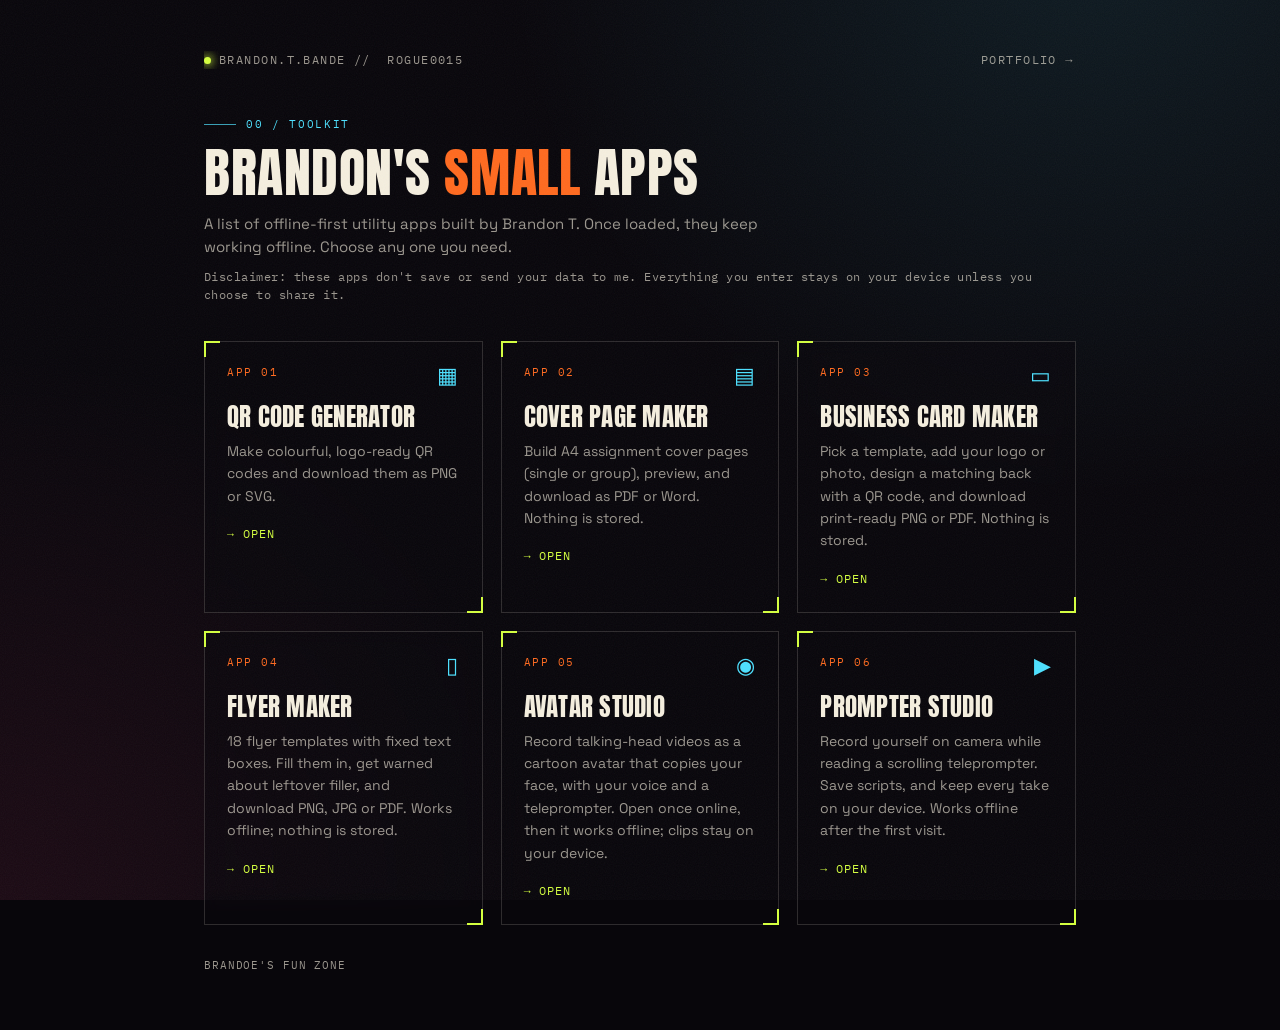
<file: index.html>
<!doctype html>
<html lang="en">
<head>
<meta charset="utf-8">
<meta name="viewport" content="width=device-width, initial-scale=1, viewport-fit=cover">
<meta name="theme-color" content="#08060B">
<title>Brandon's Small Apps</title>
<link rel="stylesheet" href="theme.css">
<style>
  /* phones: content starts at the top, single column of full-width cards */
  main{ width:100%; max-width:920px; margin:0 auto; padding:16px var(--gutter) calc(40px + env(safe-area-inset-bottom)); }
  .sub{ margin-bottom:10px; }
  .note{ margin:0 0 28px; font-family:var(--mono); font-size:11.5px; letter-spacing:.04em; line-height:1.6; color:var(--paper-dim); }
  .grid{ display:grid; gap:14px; grid-template-columns:1fr; }
  a.card{
    display:block; padding:20px 18px 22px; text-decoration:none; color:inherit;
    transition:border-color .2s, transform .2s;
  }
  a.card:active, a.card:focus-visible{ border-color:var(--acid); outline:none; }
  a.card:active .name, a.card:focus-visible .name{ color:var(--acid); }
  @media (hover:hover){
    a.card:hover{ border-color:var(--acid); transform:translateY(-2px); }
    a.card:hover .name{ color:var(--acid); }
  }
  /* larger screens: centred vertically, multi-column grid */
  @media (min-width:640px){
    body{ min-height:100vh; min-height:100dvh; display:flex; flex-direction:column; justify-content:center; }
    main{ padding:40px 24px 56px; }
    .note{ margin-bottom:36px; }
    .grid{ gap:18px; grid-template-columns:repeat(auto-fill, minmax(250px, 1fr)); }
    a.card{ padding:22px 22px 24px; }
  }
  .idx{ display:flex; justify-content:space-between; font-family:var(--mono); font-size:11px; letter-spacing:.14em; color:var(--sunburst); margin-bottom:18px; }
  .icon{ font-size:22px; line-height:1; color:var(--sigblue); }
  .card .name{ font-family:var(--display); font-weight:400; text-transform:uppercase; letter-spacing:.01em; font-size:1.55rem; line-height:1.05; margin:0 0 10px; color:var(--paper); transition:color .2s; }
  .desc{ margin:0; color:var(--paper-dim); font-size:14px; line-height:1.6; }
  .go{ margin-top:18px; font-family:var(--mono); font-size:11.5px; letter-spacing:.08em; color:var(--acid); }
  .empty{ color:var(--paper-dim); }
  footer{ margin-top:32px; }
</style>
</head>
<body>
<div class="grain"></div>
<main>
  <div class="topbar">
    <span class="brandmark"><span class="dotlive"></span> <span class="full">BRANDON.T.BANDE //&nbsp;</span>ROGUE0015</span>
    <a class="back" href="https://rogue0015.github.io/">PORTFOLIO →</a>
  </div>
  <div class="tag">00 / TOOLKIT</div>
  <h1>Brandon's <span class="accent">Small</span> Apps</h1>
  <p class="sub">A list of offline-first utility apps built by Brandon T. Once loaded, they keep working offline. Choose any one you need.</p>
  <p class="note">Disclaimer: these apps don't save or send your data to me. Everything you enter stays on your device unless you choose to share it.</p>
  <div class="grid" id="grid"></div>
  <footer>brandoe's fun zone </footer>
</main>

<script>
  // To add an app: drop its folder next to this file and add a line here.
  const APPS = [
    { name: "QR Code Generator", href: "qr/index.html", icon: "▦",
      desc: "Make colourful, logo-ready QR codes and download them as PNG or SVG." },
    { name: "Cover Page Maker", href: "cover/index.html", icon: "▤",
      desc: "Build A4 assignment cover pages (single or group), preview, and download as PDF or Word. Nothing is stored." },
    { name: "Business Card Maker", href: "card/index.html", icon: "▭",
      desc: "Pick a template, add your logo or photo, design a matching back with a QR code, and download print-ready PNG or PDF. Nothing is stored." },
    { name: "Flyer Maker", href: "flyer/index.html", icon: "▯",
      desc: "18 flyer templates with fixed text boxes. Fill them in, get warned about leftover filler, and download PNG, JPG or PDF. Works offline; nothing is stored." },
    { name: "Avatar Studio", href: "avatar/index.html", icon: "◉",
      desc: "Record talking-head videos as a cartoon avatar that copies your face, with your voice and a teleprompter. Open once online, then it works offline; clips stay on your device." },
    { name: "Prompter Studio", href: "teleprompter/index.html", icon: "▶",
      desc: "Record yourself on camera while reading a scrolling teleprompter. Save scripts, and keep every take on your device. Works offline after the first visit." },
  ];

  const grid = document.getElementById("grid");
  if (!APPS.length) grid.innerHTML = '<p class="empty">No apps yet.</p>';
  APPS.forEach((app, i) => {
    const a = document.createElement("a");
    a.className = "card";
    a.href = app.href;
    const idx = document.createElement("div"); idx.className = "idx";
    const num = document.createElement("span"); num.textContent = "APP " + String(i + 1).padStart(2, "0");
    const icon = document.createElement("span"); icon.className = "icon"; icon.textContent = app.icon;
    idx.append(num, icon);
    const name = document.createElement("h2"); name.className = "name"; name.textContent = app.name;
    const desc = document.createElement("p"); desc.className = "desc"; desc.textContent = app.desc;
    const go = document.createElement("div"); go.className = "go"; go.textContent = "→ OPEN";
    a.append(idx, name, desc, go);
    grid.append(a);
  });
</script>
</body>
</html>
</file>
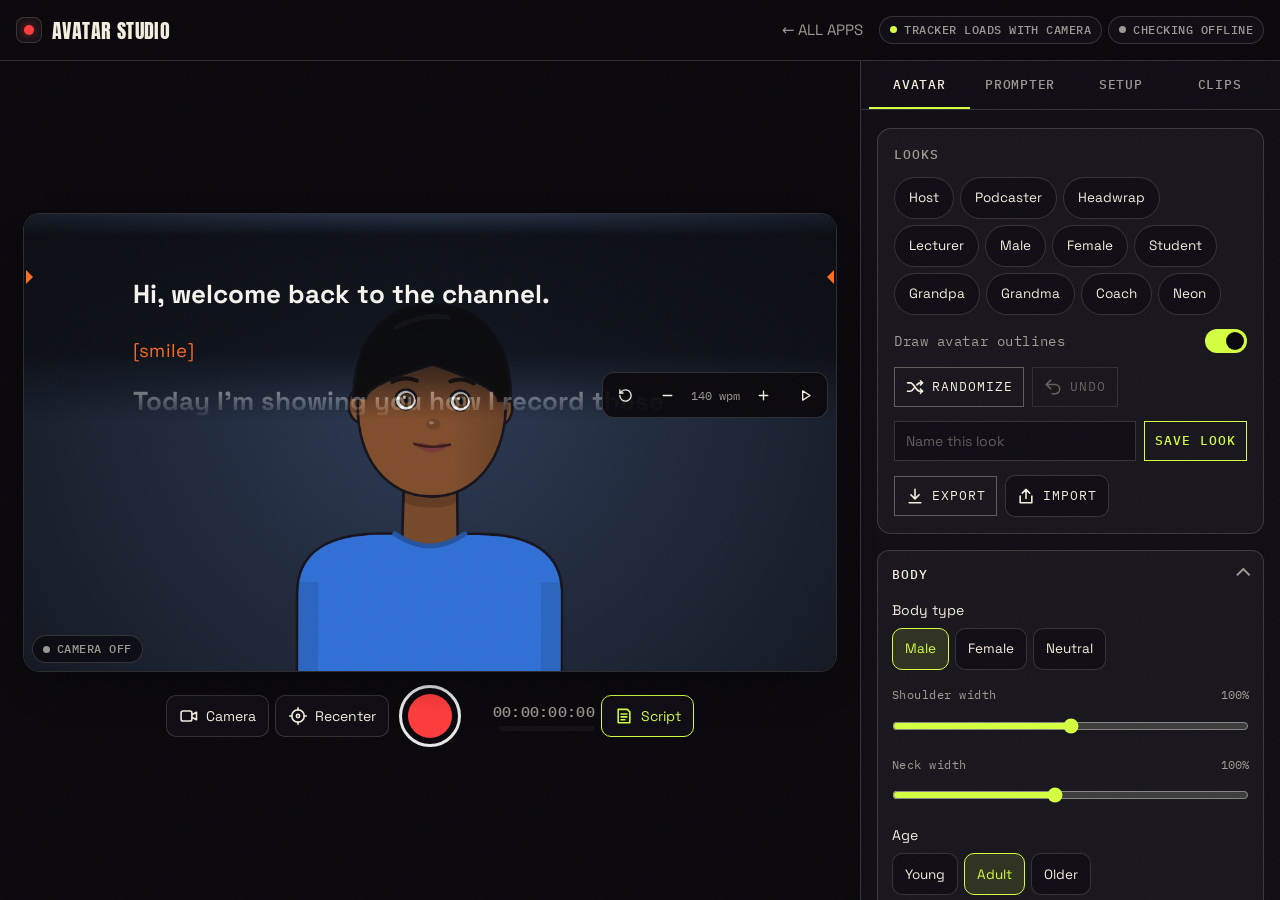
<file: avatar/index.html>
<!doctype html>
<html lang="en">
<head>
<meta charset="utf-8">
<meta name="viewport" content="width=device-width, initial-scale=1, viewport-fit=cover">
<title>Avatar Studio</title>
<meta name="description" content="Record videos as a customisable animated avatar driven by your face, with a built-in teleprompter. Works offline after the first load.">
<meta name="theme-color" content="#08060B">
<link rel="manifest" href="manifest.webmanifest">
<link rel="icon" href="icon.svg" type="image/svg+xml">
<link rel="apple-touch-icon" href="icon-192.png">
<meta name="mobile-web-app-capable" content="yes">
<meta name="apple-mobile-web-app-capable" content="yes">
<meta name="apple-mobile-web-app-status-bar-style" content="black-translucent">
<link rel="stylesheet" href="../theme.css">
<style>
/* Layout: a broadcast desk. The monitor (stage + transport) sits left and the
   tool rack right; on phones the monitor pins to the top and the rack scrolls under it. */
:root {
  --ink: var(--void);
  --desk: var(--panel-solid);
  --rack: rgba(245,239,223,0.04);
  --line: rgba(245,239,223,0.16);
  --fg: var(--paper);
  --muted: var(--paper-dim);
  --amber: var(--acid);
  --cue: var(--sunburst);
  --tally: #ff3b3b;
  --go: var(--acid);
  --f-display: var(--display);
  --f-body: var(--sans);
  --f-mono: var(--mono);
  --r: 0px;
  --ar: 16 / 9;
  --stage-max-h: 46svh;
  color-scheme: dark;
}
* { box-sizing: border-box; }
[hidden] { display: none !important; }
html, body { height: 100%; }
body {
  margin: 0;
  background: var(--ink);
  color: var(--fg);
  font: 15px/1.45 var(--f-body);
  -webkit-font-smoothing: antialiased;
  -webkit-tap-highlight-color: transparent;
}
button, input, select, textarea { font: inherit; color: inherit; }
button { cursor: pointer; }
:focus-visible { outline: 2px solid var(--amber); outline-offset: 2px; }
.sr { position: absolute; width: 1px; height: 1px; overflow: hidden; clip: rect(0 0 0 0); white-space: nowrap; }
svg.i { width: 20px; height: 20px; fill: none; stroke: currentColor; stroke-width: 1.9; stroke-linecap: round; stroke-linejoin: round; flex: none; }

/* ---------- top bar ---------- */
.bar {
  display: flex; align-items: center; gap: 12px; flex-wrap: wrap;
  padding-top: max(10px, env(safe-area-inset-top));
  padding-bottom: 10px;
  padding-left: max(16px, env(safe-area-inset-left));
  padding-right: max(16px, env(safe-area-inset-right));
  background: var(--ink);
  border-bottom: 1px solid var(--line);
}
.brand { display: flex; align-items: center; gap: 10px; font-family: var(--f-display); font-weight: 400; text-transform: uppercase; letter-spacing: 0.02em; font-size: 20px; margin-right: auto; }
.brand-mark { width: 26px; height: 26px; border-radius: 0; background: var(--rack); border: 1px solid var(--line); display: grid; place-items: center; }
.brand-mark i { width: 10px; height: 10px; border-radius: 50%; background: var(--tally); box-shadow: 0 0 10px rgba(255,59,59,0.6); }
.chips { display: flex; gap: 6px; flex-wrap: wrap; }
.chip {
  display: inline-flex; align-items: center; gap: 7px;
  padding: 4px 10px; border-radius: 0;
  background: var(--desk); border: 1px solid var(--line);
  font-family: var(--f-mono); font-weight: 500; font-size: 12px; letter-spacing: 0.04em; text-transform: uppercase;
  color: var(--muted); white-space: nowrap;
}
.chip::before { content: ""; width: 7px; height: 7px; border-radius: 50%; background: var(--muted); }
.chip[data-state="ok"] { color: var(--fg); }
.chip[data-state="ok"]::before { background: var(--go); }
.chip[data-state="warn"]::before { background: var(--amber); }
.chip[data-state="bad"]::before { background: var(--tally); }
.chip[data-state="busy"]::before { background: var(--amber); animation: blink 1s steps(2) infinite; }
@keyframes blink { 50% { opacity: 0.25; } }

/* ---------- desk layout ---------- */
.desk { display: block; }
.monitor {
  position: sticky; top: 0; z-index: 5;
  background: var(--ink);
  padding-left: max(12px, env(safe-area-inset-left));
  padding-right: max(12px, env(safe-area-inset-right));
  padding-top: max(10px, env(safe-area-inset-top));
  padding-bottom: 8px;
  border-bottom: 1px solid var(--line);
}
/* The wrap is as tall as the stage but as wide as the monitor, so the
   teleprompter can use the full width even when the video is portrait. */
.stage-wrap { position: relative; }
.stage {
  position: relative;
  aspect-ratio: var(--ar);
  width: min(100%, calc(var(--stage-max-h) * var(--ar)));
  max-width: 100%;
  margin-inline: auto;
  border-radius: var(--r);
  overflow: hidden;
  background: #000;
  box-shadow: 0 0 0 1px var(--line), 0 18px 40px -20px rgba(0,0,0,0.8);
}
#avatar { position: absolute; inset: 0; width: 100%; height: 100%; display: block; }
.stage-chip { position: absolute; z-index: 6; pointer-events: none; background: rgba(8,6,11,0.74); backdrop-filter: blur(6px); }
#faceChip { left: 8px; bottom: 8px; }
#tally { right: 8px; top: 8px; }
.tally { background: var(--tally) !important; color: #fff !important; border-color: transparent !important; }
.tally::before { background: #fff !important; animation: blink 1s steps(2) infinite; }
.pip {
  position: absolute; right: 8px; bottom: 8px; z-index: 5;
  width: clamp(72px, 24%, 180px); aspect-ratio: 4 / 3; object-fit: cover;
  border-radius: 0; border: 1px solid rgba(255,255,255,0.25);
  transform: scaleX(-1); background: #000;
}
.countdown {
  position: absolute; inset: 0; z-index: 7; display: grid; place-items: center;
  background: rgba(8,6,11,0.45);
  font-family: var(--f-display); font-weight: 400;
  font-size: clamp(64px, 16vh, 200px); color: #fff; text-shadow: 0 6px 30px rgba(0,0,0,0.6);
}

/* ---------- teleprompter overlay ---------- */
.prompter { position: absolute; left: 0; right: 0; top: 0; height: max(46%, 170px); max-height: 100%; z-index: 3; border-radius: var(--r); overflow: hidden; }
.prompter[data-pos="full"] { height: 100%; }
.prompter-view {
  position: absolute; inset: 0; overflow: hidden;
  background: linear-gradient(rgba(8,10,15,0.88), rgba(8,10,15,0.74));
  container-type: size;
  -webkit-mask-image: linear-gradient(transparent 0, #000 10%, #000 66%, transparent 98%);
  mask-image: linear-gradient(transparent 0, #000 10%, #000 66%, transparent 98%);
  cursor: pointer;
}
.prompter-text {
  max-width: 26em;
  margin-inline: auto;
  padding: 30cqh max(16px, 5%) 70cqh;
  font-family: var(--f-body); font-weight: 700;
  font-size: var(--pfs, 26px); line-height: 1.36;
  color: #f6f4ee; text-wrap: pretty;
  will-change: transform;
}
.prompter-text p { margin: 0 0 0.7em; }
.prompter-text .cue { color: var(--cue); font-weight: 400; font-size: 0.72em; letter-spacing: 0.02em; }
.prompter[data-mirror="true"] .prompter-text { transform-origin: center; scale: -1 1; }
.reading-line { position: absolute; left: 0; right: 0; top: 30%; height: 0; pointer-events: none; }
.reading-line::before, .reading-line::after {
  content: ""; position: absolute; top: -7px; border: 7px solid transparent;
}
.reading-line::before { left: 2px; border-left-color: var(--cue); }
.reading-line::after { right: 2px; border-right-color: var(--cue); }
.prompter-ctrl {
  position: absolute; right: 8px; bottom: 6px; z-index: 3;
  display: flex; align-items: center; gap: 2px;
  padding: 2px; border-radius: 0;
  background: rgba(8,6,11,0.9); border: 1px solid var(--line);
}
.prompter-ctrl button { width: 30px; height: 30px; border-radius: 50%; border: 0; background: transparent; display: grid; place-items: center; color: var(--fg); }
.prompter-ctrl svg.i { width: 17px; height: 17px; }
.prompter-ctrl button:hover { background: var(--rack); }
.prompter-ctrl output { font-family: var(--f-mono); font-size: 12px; color: var(--muted); min-width: 52px; text-align: center; font-variant-numeric: tabular-nums; }

/* ---------- transport ---------- */
.transport {
  display: grid; grid-template-columns: 1fr auto 1fr; align-items: center; gap: 10px;
  max-width: 760px; margin: 10px auto 0;
}
.t-left, .t-right { display: flex; align-items: center; gap: 6px; }
.t-right { justify-content: flex-end; }
.tbtn {
  display: inline-flex; align-items: center; gap: 7px;
  height: 40px; padding: 0 12px; border-radius: 0;
  background: var(--desk); border: 1px solid var(--line); color: var(--fg);
  font-size: 14px;
}
.tbtn:hover { border-color: #3a4560; }
.tbtn[aria-pressed="true"] { border-color: var(--amber); color: var(--amber); }
.rec {
  width: 62px; height: 62px; border-radius: 50%;
  border: 3px solid #e8e8ea; background: transparent; padding: 0;
  display: grid; place-items: center;
}
.rec i { width: 44px; height: 44px; border-radius: 50%; background: var(--tally); transition: all 0.18s ease; }
.rec[aria-pressed="true"] i { width: 24px; height: 24px; border-radius: 0; }
.rec[aria-pressed="true"] { border-color: var(--tally); box-shadow: 0 0 0 6px rgba(255,59,59,0.18); }
.tc-wrap { display: flex; flex-direction: column; align-items: flex-end; gap: 4px; }
.tc { font-family: var(--f-mono); font-weight: 500; font-size: 15px; font-variant-numeric: tabular-nums; letter-spacing: 0.02em; color: var(--muted); }
.tc[data-live="true"] { color: var(--fg); }
.meter { width: 96px; height: 5px; border-radius: 0; background: var(--rack); overflow: hidden; }
.meter i { display: block; height: 100%; width: 0%; background: linear-gradient(90deg, var(--go) 0 70%, var(--amber) 70% 90%, var(--tally) 90%); background-size: 96px 100%; transition: width 60ms linear; }

/* ---------- rack ---------- */
.rack { background: var(--desk); min-width: 0; }
.tabs {
  display: grid; grid-template-columns: repeat(4, 1fr);
  position: sticky; top: var(--monitor-h, 0px); z-index: 4;
  background: var(--desk); border-bottom: 1px solid var(--line);
  padding-left: max(8px, env(safe-area-inset-left));
  padding-right: max(8px, env(safe-area-inset-right));
}
.tab {
  border: 0; background: none; padding: 13px 4px 11px;
  font-family: var(--f-mono); font-weight: 500; font-size: 13px; letter-spacing: 0.06em; text-transform: uppercase;
  color: var(--muted); border-bottom: 2px solid transparent;
}
.tab[aria-selected="true"] { color: var(--fg); border-bottom-color: var(--amber); }
.tab .n { font-family: var(--f-mono); font-size: 11px; color: var(--amber); margin-left: 4px; }
.pane {
  padding-top: 14px;
  padding-bottom: calc(40px + env(safe-area-inset-bottom));
  padding-left: max(16px, env(safe-area-inset-left));
  padding-right: max(16px, env(safe-area-inset-right));
  display: grid; gap: 14px; align-content: start;
}
.pane-intro { margin: 0; color: var(--muted); font-size: 14px; max-width: 60ch; }
h2.label, .sec > summary {
  font-family: var(--f-mono); font-weight: 500; text-transform: uppercase; letter-spacing: 0.08em; font-size: 12.5px;
  color: var(--muted); margin: 0;
}
.group { display: grid; gap: 12px; padding: 14px; border-radius: var(--r); background: var(--rack); border: 1px solid var(--line); }
.row { display: flex; flex-wrap: wrap; gap: 8px; align-items: center; }

.btn {
  display: inline-flex; align-items: center; justify-content: center; gap: 7px;
  height: 38px; padding: 0 13px; border-radius: 0;
  background: var(--desk); border: 1px solid var(--line); color: var(--fg); font-size: 14px; white-space: nowrap;
}
.btn:hover { border-color: #3a4560; }
label.btn { font-family: var(--mono); font-size: 12px; letter-spacing: .08em; text-transform: uppercase; }
.btn.primary { background: var(--amber); color: var(--void); border-color: transparent; font-weight: 700; }
.btn.danger { color: #ff8a8a; }
.btn.danger[data-armed="true"] { background: var(--tally); color: #fff; border-color: transparent; }
.btn.small { height: 32px; padding: 0 10px; font-size: 13px; }
input[type="text"], select, textarea {
  width: 100%; min-width: 0; border-radius: 0; border: 1px solid var(--line); background: var(--desk);
  padding: 9px 11px;
}
textarea { resize: vertical; line-height: 1.5; }

/* looks */
.looks { display: flex; flex-wrap: wrap; gap: 6px; }
.look-chip { display: inline-flex; align-items: center; border-radius: 0; border: 1px solid var(--line); background: var(--desk); overflow: hidden; }
.look-chip button { border: 0; background: none; padding: 6px 12px; font-size: 13.5px; }
.look-chip button + button { padding: 6px 10px 6px 4px; color: var(--muted); }
.look-chip.user { border-style: dashed; }

/* editor sections */
.sec { border-radius: var(--r); background: var(--rack); border: 1px solid var(--line); }
.sec > summary { list-style: none; padding: 14px; display: flex; justify-content: space-between; align-items: center; cursor: pointer; color: var(--fg); }
.sec > summary::-webkit-details-marker { display: none; }
.sec > summary::after { content: ""; width: 8px; height: 8px; border-right: 2px solid var(--muted); border-bottom: 2px solid var(--muted); transform: rotate(45deg) translateY(-3px); transition: transform 0.15s; }
.sec[open] > summary::after { transform: rotate(225deg) translateY(-1px); }
.fields { display: grid; gap: 16px; padding: 2px 14px 16px; }
.field { display: grid; gap: 8px; min-width: 0; }
.field-head { display: flex; justify-content: space-between; align-items: baseline; gap: 8px; font-size: 14px; }
.field-head output { font-family: var(--f-mono); font-size: 12px; color: var(--muted); font-variant-numeric: tabular-nums; }
.opts { display: flex; flex-wrap: wrap; gap: 6px; }
.opt { border-radius: 0; border: 1px solid var(--line); background: var(--desk); padding: 6px 12px; font-size: 13.5px; }
.opt[aria-pressed="true"] { border-color: var(--amber); background: rgba(212,255,63,0.12); color: var(--acid); }
.swatches { display: flex; flex-wrap: wrap; gap: 7px; align-items: center; }
.sw { width: 30px; height: 30px; border-radius: 50%; border: 2px solid rgba(255,255,255,0.12); padding: 0; }
.sw[aria-pressed="true"] { box-shadow: 0 0 0 2px var(--rack), 0 0 0 4px var(--amber); }
.sw-custom { position: relative; width: 30px; height: 30px; border-radius: 50%; border: 2px dashed var(--muted); display: grid; place-items: center; color: var(--muted); font-size: 18px; line-height: 1; overflow: hidden; }
.sw-custom input { position: absolute; inset: -8px; opacity: 0; cursor: pointer; }
input[type="range"] { width: 100%; accent-color: var(--amber); }
.switch { display: flex; justify-content: space-between; align-items: center; gap: 12px; font-size: 14px; cursor: pointer; }
.switch input { appearance: none; -webkit-appearance: none; width: 42px; height: 24px; border-radius: 0; background: var(--line); position: relative; flex: none; margin: 0; cursor: pointer; transition: background 0.15s; }
.switch input::after { content: ""; position: absolute; top: 3px; left: 3px; width: 18px; height: 18px; border-radius: 50%; background: #cfd5e1; transition: transform 0.15s; }
.switch input:checked { background: var(--amber); }
.switch input:checked::after { transform: translateX(18px); background: var(--void); }
.live { height: 4px; background: var(--line); overflow: hidden; }
.live i { display: block; height: 100%; width: 0; background: var(--acid); transition: width 80ms linear; }
.tune { display: grid; gap: 14px; }
.custom-size { display: grid; grid-template-columns: 1fr 1fr; gap: 10px; }
.custom-size label { display: grid; gap: 6px; }
.hint { margin: 0; color: var(--muted); font-size: 13px; }
.kv { display: grid; grid-template-columns: auto 1fr; gap: 6px 14px; font-size: 14px; }
.kv dt { color: var(--muted); }
.kv dd { margin: 0; text-align: right; font-variant-numeric: tabular-nums; }

/* clips */
.clips { display: grid; gap: 12px; }
.clip { display: grid; grid-template-columns: 112px 1fr; gap: 12px; padding: 10px; border-radius: var(--r); background: var(--rack); border: 1px solid var(--line); min-width: 0; }
.clip-thumb { width: 112px; aspect-ratio: 16 / 10; object-fit: cover; border-radius: 0; background: #000; display: block; }
.clip-body { min-width: 0; display: grid; gap: 6px; align-content: start; }
.clip-title { font-family: var(--f-display); font-weight: 700; font-stretch: 100%; font-size: 15px; }
.clip-meta { font-family: var(--f-mono); font-size: 12px; color: var(--muted); font-variant-numeric: tabular-nums; }
.clip video { grid-column: 1 / -1; width: 100%; border-radius: 0; background: #000; max-height: 60svh; }
.empty { padding: 26px 16px; text-align: center; color: var(--muted); border: 1px dashed var(--line); border-radius: var(--r); }
.empty strong { display: block; color: var(--fg); font-family: var(--f-display); font-size: 16px; margin-bottom: 4px; }
.banner { display: grid; gap: 8px; padding: 12px 14px; border-radius: var(--r); background: rgba(212,255,63,0.1); border: 1px solid rgba(212,255,63,0.35); }

/* toast */
.toast {
  position: fixed; left: 50%; bottom: calc(18px + env(safe-area-inset-bottom)); transform: translateX(-50%);
  z-index: 50; width: min(92vw, 460px);
  display: flex; gap: 10px; align-items: center;
  padding: 12px 14px; border-radius: 0;
  background: #222a3b; border: 1px solid #34405a; color: var(--fg);
  box-shadow: 0 16px 40px -10px rgba(0,0,0,0.7);
  font-size: 14px;
}
.toast p { margin: 0; flex: 1; }

/* wide screens: monitor left, rack right */
@media (min-width: 900px) {
  :root { --stage-max-h: calc(100svh - 200px); }
  body { overflow: hidden; }
  .app { height: 100%; display: grid; grid-template-rows: auto 1fr; }
  .desk { display: grid; grid-template-columns: minmax(0, 1fr) 400px; min-height: 0; }
  .monitor { position: static; border-bottom: 0; display: grid; align-content: center; padding: 18px 24px; }
  .rack { border-left: 1px solid var(--line); overflow-y: auto; min-height: 0; }
  .tabs { top: 0; }
}
/* phones and tablets: the stage fills the screen, tabs sit at the bottom,
   panels open as a sheet over the lower part of the stage */
.sheet-close { display: none; }
@media (max-width: 899px) {
  :root { --tabs-h: calc(50px + env(safe-area-inset-bottom)); --sheet-h: 52svh; --stage-max-h: calc(100svh - 262px - env(safe-area-inset-top) - env(safe-area-inset-bottom)); }
  body.sheet-open { --stage-max-h: calc(100svh - var(--sheet-h) - var(--tabs-h) - 112px - env(safe-area-inset-top)); }
  body { overflow: hidden; }
  .bar { padding-top: max(6px, env(safe-area-inset-top)); padding-bottom: 6px; gap: 8px; }
  .brand { font-size: 17px; }
  .chips .chip { font-size: 10px; padding: 2px 7px; }
  .stage { transition: width .2s; }
  .monitor { position: static; border-bottom: 0; padding-top: 8px; }
  .transport { margin-top: 12px; }
  .rec { width: 72px; height: 72px; }
  .rec i { width: 52px; height: 52px; }
  .rack { position: static; }
  .tabs {
    position: fixed; left: 0; right: 0; bottom: 0; top: auto; z-index: 30;
    border-bottom: 0; border-top: 1px solid var(--line);
    padding-bottom: env(safe-area-inset-bottom);
  }
  .tab { padding: 15px 4px 14px; }
  body:not(.sheet-open) .tab[aria-selected="true"] { color: var(--muted); border-bottom-color: transparent; }
  .pane {
    position: fixed; left: 0; right: 0; bottom: var(--tabs-h); z-index: 25;
    height: var(--sheet-h); overflow-y: auto; overscroll-behavior: contain;
    background: var(--panel-solid); border-top: 1px solid var(--line-strong);
    box-shadow: 0 -18px 40px -12px rgba(0,0,0,0.8);
    padding-top: 30px; padding-bottom: 24px;
  }
  body:not(.sheet-open) .pane { display: none !important; }
  .sheet-close {
    display: none; position: fixed; left: 0; right: 0; z-index: 26; height: 26px;
    bottom: calc(var(--tabs-h) + var(--sheet-h) - 26px); border: 0; background: transparent; padding: 0;
  }
  .sheet-close span { display: block; width: 44px; height: 4px; margin: 0 auto; background: var(--line-strong); }
  body.sheet-open .sheet-close { display: block; }
  body.sheet-open .prompter, body.sheet-open #faceChip { display: none; }
}
@media (max-width: 480px) {
  .tbtn .lbl { position: absolute; width: 1px; height: 1px; overflow: hidden; clip: rect(0 0 0 0); }
  .tbtn { padding: 0 10px; }
  .meter { width: 64px; }
  .clip { grid-template-columns: 92px 1fr; }
  .clip-thumb { width: 92px; }
}
@media (prefers-reduced-motion: reduce) {
  *, *::before, *::after { animation: none !important; transition: none !important; }
}

/* Easier to scan and operate, especially on touch screens. */
:root { --r: 14px; }
.bar { min-height: 58px; gap: 14px; }
.brand-mark { border-radius: 8px; }
.chip { border-radius: 999px; }
.stage { border-radius: 16px; }
.stage-chip { border-radius: 999px; }
.pip { border-radius: 10px; }
.prompter { border-radius: 12px; }
.prompter-ctrl { border-radius: 12px; }
.prompter-ctrl button { width: 40px; height: 40px; border-radius: 9px; }
.transport { margin-top: 14px; }
.tbtn, .btn, .opt { border-radius: 10px; min-height: 42px; transition: border-color .15s ease, background-color .15s ease, color .15s ease; }
.tab { min-height: 48px; }
.group { border-radius: 14px; padding: 16px; gap: 14px; }
.group > summary.label { cursor: pointer; list-style: none; display: flex; align-items: center; justify-content: space-between; min-height: 24px; color: var(--fg); }
.group > summary.label::-webkit-details-marker { display: none; }
.group > summary.label::after { content: ""; width: 8px; height: 8px; flex: none; border-right: 2px solid var(--muted); border-bottom: 2px solid var(--muted); transform: rotate(45deg) translateY(-2px); transition: transform .15s ease; }
.group[open] > summary.label::after { transform: rotate(225deg) translateY(-1px); }
.sec { border-radius: 12px; overflow: clip; }
.look-chip { border-radius: 999px; }
.look-chip button { min-height: 40px; padding-inline: 14px; }
.look-chip button + button { min-width: 40px; padding-inline: 10px; }
.sw { width: 34px; height: 34px; }
.sw-custom { width: 34px; height: 34px; border-radius: 50%; }
.switch input { border-radius: 999px; }
.clip { border-radius: 12px; }
.clip-thumb { border-radius: 8px; }
.empty, .banner, .toast { border-radius: 12px; }
.meter { border-radius: 999px; }
.meter i { transition-duration: 100ms; }

@media (min-width: 900px) {
  .desk { grid-template-columns: minmax(0, 1fr) 420px; }
  .pane { gap: 16px; padding-top: 18px; }
}
@media (max-width: 899px) {
  .tab { min-height: 54px; }
  body.sheet-open .pane { border-radius: 18px 18px 0 0; }
  body.sheet-open .tab[aria-selected="true"] { background: rgba(212,255,63,0.08); }
  .pane { padding-inline: max(18px, env(safe-area-inset-left)) max(18px, env(safe-area-inset-right)); }
}
@media (max-width: 480px) {
  .bar { min-height: 52px; }
  .chips { gap: 4px; }
  .chips .chip { letter-spacing: 0; }
  .group { padding: 14px; }
  .prompter-ctrl { gap: 1px; }
  .prompter-ctrl button { width: 36px; height: 36px; }
}
</style>
</head>
<body>
<svg width="0" height="0" style="position:absolute" aria-hidden="true">
  <symbol id="i-cam" viewBox="0 0 24 24"><rect x="2.5" y="6" width="13" height="12" rx="2.5"/><path d="M15.5 10.5 21 7.5v9l-5.5-3"/></symbol>
  <symbol id="i-target" viewBox="0 0 24 24"><circle cx="12" cy="12" r="7.5"/><circle cx="12" cy="12" r="2"/><path d="M12 2v3M12 19v3M2 12h3M19 12h3"/></symbol>
  <symbol id="i-script" viewBox="0 0 24 24"><path d="M5 4h11l3 3v13H5z"/><path d="M8.5 9.5h7M8.5 13h7M8.5 16.5h4.5"/></symbol>
  <symbol id="i-play" viewBox="0 0 24 24"><path d="M8 5.5v13l10.5-6.5z"/></symbol>
  <symbol id="i-pause" viewBox="0 0 24 24"><path d="M8 5.5v13M16 5.5v13"/></symbol>
  <symbol id="i-restart" viewBox="0 0 24 24"><path d="M4 12a8 8 0 1 0 2.4-5.7L4 8.5"/><path d="M4 4v4.5h4.5"/></symbol>
  <symbol id="i-minus" viewBox="0 0 24 24"><path d="M6 12h12"/></symbol>
  <symbol id="i-plus" viewBox="0 0 24 24"><path d="M6 12h12M12 6v12"/></symbol>
  <symbol id="i-down" viewBox="0 0 24 24"><path d="M12 4v11M7 10.5l5 5 5-5M5 20h14"/></symbol>
  <symbol id="i-share" viewBox="0 0 24 24"><path d="M12 15V4M7.5 8.5 12 4l4.5 4.5M5 12v8h14v-8"/></symbol>
  <symbol id="i-shuffle" viewBox="0 0 24 24"><path d="M3 7h3.5c4.5 0 6.5 10 11 10H21M3 17h3.5c1.8 0 3.1-1.6 4.3-3.6M14.2 9.6C15.3 8.3 16.3 7 18 7h3"/><path d="m18.5 4.5 2.5 2.5-2.5 2.5M18.5 14.5l2.5 2.5-2.5 2.5"/></symbol>
  <symbol id="i-undo" viewBox="0 0 24 24"><path d="M9 14 4 9l5-5"/><path d="M4 9h10.5a5.5 5.5 0 0 1 0 11H11"/></symbol>
</svg>

<div class="app">
  <div class="grain"></div>
  <header class="bar">
    <div class="brand"><span class="brand-mark" aria-hidden="true"><i></i></span>Avatar Studio</div>
    <a class="back" href="../index.html">← ALL APPS</a>
    <div class="chips" aria-live="polite">
      <span class="chip" id="trackerChip" data-state="warn">Tracker loads with camera</span>
      <span class="chip" id="offlineChip" data-state="">Checking offline</span>
    </div>
  </header>

  <main class="desk">
    <section class="monitor" aria-label="Stage">
      <div class="stage-wrap">
        <div class="stage" id="stage">
          <canvas id="avatar" width="1280" height="720" aria-label="Avatar preview"></canvas>
          <span class="chip stage-chip" id="faceChip" data-state="">Camera off</span>
          <span class="chip stage-chip tally" id="tally" hidden>Rec</span>
          <video id="cam" class="pip" playsinline muted hidden></video>
          <div class="countdown" id="countdown" hidden></div>
        </div>
        <div class="prompter" id="prompter" data-pos="top">
          <div class="prompter-view" id="prompterView" title="Tap to start or pause the script">
            <div class="prompter-text" id="prompterText"></div>
          </div>
          <div class="reading-line" aria-hidden="true"></div>
          <div class="prompter-ctrl">
            <button type="button" id="pRestart" aria-label="Back to the start"><svg class="i"><use href="#i-restart"/></svg></button>
            <button type="button" id="pSlower" aria-label="Slower"><svg class="i"><use href="#i-minus"/></svg></button>
            <output id="pWpm">140 wpm</output>
            <button type="button" id="pFaster" aria-label="Faster"><svg class="i"><use href="#i-plus"/></svg></button>
            <button type="button" id="pPlay" aria-label="Start scrolling"><svg class="i"><use href="#i-play"/></svg></button>
          </div>
        </div>
      </div>

      <div class="transport">
        <div class="t-left">
          <button type="button" class="tbtn" id="camBtn" aria-pressed="false"><svg class="i"><use href="#i-cam"/></svg><span class="lbl">Camera</span></button>
          <button type="button" class="tbtn" id="recenterBtn" title="Look straight at the camera, then press"><svg class="i"><use href="#i-target"/></svg><span class="lbl">Recenter</span></button>
        </div>
        <button type="button" class="rec" id="recBtn" aria-pressed="false" aria-label="Start recording"><i></i></button>
        <div class="t-right">
          <div class="tc-wrap">
            <span class="tc" id="timecode" aria-label="Recording time">00:00:00:00</span>
            <span class="meter" title="Microphone level"><i id="meter"></i></span>
          </div>
          <button type="button" class="tbtn" id="promptBtn" aria-pressed="true"><svg class="i"><use href="#i-script"/></svg><span class="lbl">Script</span></button>
        </div>
      </div>
    </section>

    <aside class="rack">
      <button type="button" class="sheet-close" id="sheetClose" aria-label="Close panel" aria-expanded="false"><span></span></button>
      <nav class="tabs" role="tablist" aria-label="Panels">
        <button class="tab" role="tab" id="tab-avatar" aria-controls="pane-avatar" aria-selected="true">Avatar</button>
        <button class="tab" role="tab" id="tab-prompter" aria-controls="pane-prompter" aria-selected="false">Prompter</button>
        <button class="tab" role="tab" id="tab-setup" aria-controls="pane-setup" aria-selected="false">Setup</button>
        <button class="tab" role="tab" id="tab-clips" aria-controls="pane-clips" aria-selected="false">Clips<span class="n" id="clipCount"></span></button>
      </nav>

      <!-- AVATAR -->
      <section class="pane" id="pane-avatar" role="tabpanel" aria-labelledby="tab-avatar">
        <div class="group">
          <h2 class="label">Looks</h2>
          <div class="looks" id="looks"></div>
          <label class="switch">Draw avatar outlines<input type="checkbox" id="outlineQuick"></label>
          <div class="row">
            <button type="button" class="btn small" id="randomBtn"><svg class="i"><use href="#i-shuffle"/></svg>Randomize</button>
            <button type="button" class="btn small" id="undoBtn" disabled><svg class="i"><use href="#i-undo"/></svg>Undo</button>
          </div>
          <div class="row">
            <input type="text" id="lookName" placeholder="Name this look" maxlength="32" style="flex:1 1 140px" aria-label="Look name">
            <button type="button" class="btn small primary" id="saveLookBtn">Save look</button>
          </div>
          <div class="row">
            <button type="button" class="btn small" id="exportBtn"><svg class="i"><use href="#i-down"/></svg>Export</button>
            <label class="btn small" for="importFile"><svg class="i"><use href="#i-share"/></svg>Import</label>
            <input type="file" id="importFile" accept="application/json,.json" hidden>
          </div>
        </div>
        <div id="editor" class="pane-sections" style="display:grid;gap:10px"></div>
      </section>

      <!-- PROMPTER -->
      <section class="pane" id="pane-prompter" role="tabpanel" aria-labelledby="tab-prompter" hidden>
        <p class="pane-intro">The script scrolls over the top of the stage, close to your camera. It never shows up in the video.</p>
        <div class="group">
          <div class="field-head"><label for="scriptInput">Script</label><output id="scriptStats"></output></div>
          <textarea id="scriptInput" rows="11" spellcheck="true"></textarea>
          <div class="row">
            <button type="button" class="btn small" id="exportScriptBtn">Export .txt</button>
            <label class="btn small" for="scriptFile">Upload .txt</label>
            <input type="file" id="scriptFile" accept=".txt,text/plain" hidden>
          </div>
          <p class="hint">Leave a blank line between paragraphs. Put cues like [pause] or [smile] in square brackets.</p>
        </div>
        <div class="group">
          <div class="field">
            <div class="field-head"><label for="wpm">Speed</label><output id="wpmOut"></output></div>
            <input type="range" id="wpm" min="80" max="220" step="5">
            <p class="hint">Most people speak at about 130 to 150 words a minute on camera.</p>
          </div>
          <div class="field">
            <div class="field-head"><label for="promptSize">Text size</label><output id="promptSizeOut"></output></div>
            <input type="range" id="promptSize" min="16" max="56" step="1">
          </div>
          <div class="field">
            <div class="field-head"><span id="posLabel">Position</span></div>
            <div class="opts" role="group" aria-labelledby="posLabel">
              <button type="button" class="opt" data-pos="top">Top of stage</button>
              <button type="button" class="opt" data-pos="full">Full stage</button>
            </div>
          </div>
          <label class="switch">Start scrolling when recording starts<input type="checkbox" id="promptAuto"></label>
          <label class="switch">Mirror the text (for prompter glass)<input type="checkbox" id="promptMirror"></label>
        </div>
        <p class="hint">Shortcuts on a keyboard: Space starts or pauses the script, R starts or stops recording.</p>
      </section>

      <!-- SETUP -->
      <section class="pane" id="pane-setup" role="tabpanel" aria-labelledby="tab-setup" hidden>
        <div class="group">
          <h2 class="label">Performance</h2>
          <label class="switch">Lite mode<input type="checkbox" id="lite"></label>
          <p class="hint">For phones that lag. Records at up to 480p, 30 fps and 2.5 Mbps, uses a smaller camera picture for tracking, follows your face faster, and draws a flat avatar. On by default on phones.</p>
        </div>
        <div class="group">
          <h2 class="label">Camera and microphone</h2>
          <div class="field"><label for="camSelect">Camera</label><select id="camSelect"><option value="">Front camera</option></select></div>
          <div class="field"><label for="micSelect">Microphone</label><select id="micSelect"><option value="">Default microphone</option></select></div>
          <label class="switch">Show camera preview<input type="checkbox" id="showCam"></label>
          <p class="hint">Your camera picture is only used for tracking. It stays on this device and is never recorded.</p>
        </div>
        <div class="group">
          <h2 class="label">Tracking</h2>
          <label class="switch">Mirror movements<input type="checkbox" id="mirror"></label>
          <div class="field"><div class="field-head"><label for="expression">Expression strength</label><output id="expressionOut"></output></div><input type="range" id="expression" min="0.5" max="2" step="0.05"></div>
          <div class="field"><div class="field-head"><label for="headMotion">Head movement</label><output id="headMotionOut"></output></div><input type="range" id="headMotion" min="0" max="2" step="0.05"></div>
          <div class="field"><div class="field-head"><label for="follow">Follow head position</label><output id="followOut"></output></div><input type="range" id="follow" min="0" max="1" step="0.05"></div>
          <div class="field"><div class="field-head"><label for="smoothing">Smoothing</label><output id="smoothingOut"></output></div><input type="range" id="smoothing" min="0" max="1" step="0.05"></div>
          <p class="hint">If the avatar looks tilted while you face the camera, press Recenter.</p>
        </div>
        <details class="group">
          <summary class="label">Expression tuning</summary>
          <p class="hint">Turn the camera on and pull faces: each bar shows what the tracker reads. Raise a slider if the avatar barely reacts, lower it if it overreacts.</p>
          <div id="sensList" class="tune"></div>
          <label class="switch">Link both eyes when blinking<input type="checkbox" id="linkBlinks"></label>
          <button type="button" class="btn small" id="sensReset">Reset tuning</button>
        </details>
        <details class="group">
          <summary class="label">Head tuning</summary>
          <div class="field"><div class="field-head"><label for="yawGain">Turn left / right</label><output id="yawGainOut"></output></div><input type="range" id="yawGain" min="0" max="3" step="0.05"></div>
          <div class="field"><div class="field-head"><label for="pitchGain">Nod up / down</label><output id="pitchGainOut"></output></div><input type="range" id="pitchGain" min="0" max="3" step="0.05"></div>
          <div class="field"><div class="field-head"><label for="rollGain">Tilt</label><output id="rollGainOut"></output></div><input type="range" id="rollGain" min="0" max="3" step="0.05"></div>
        </details>
        <details class="group">
          <summary class="label">Tracker engine</summary>
          <div class="field"><div class="field-head"><span id="delLabel">Runs on</span></div>
            <div class="opts" role="group" aria-labelledby="delLabel" id="delegateOpts">
              <button type="button" class="opt" data-delegate="auto">Auto</button>
              <button type="button" class="opt" data-delegate="GPU">Graphics chip</button>
              <button type="button" class="opt" data-delegate="CPU">Processor</button>
            </div>
          </div>
          <div class="field"><div class="field-head"><label for="conf">Face detection confidence</label><output id="confOut"></output></div><input type="range" id="conf" min="0.2" max="0.9" step="0.05"></div>
          <div class="field"><div class="field-head"><span id="teLabel">Track every</span></div>
            <div class="opts" role="group" aria-labelledby="teLabel" id="trackEveryOpts">
              <button type="button" class="opt" data-every="1">Frame</button>
              <button type="button" class="opt" data-every="2">2nd frame</button>
              <button type="button" class="opt" data-every="3">3rd frame</button>
            </div>
          </div>
          <p class="hint">Lower confidence keeps tracking in dim light but may jitter. Tracking fewer frames saves battery on slow phones.</p>
        </details>
        <div class="group">
          <h2 class="label">Recording</h2>
          <div class="field"><div class="field-head"><span id="fmtLabel">Format</span></div>
            <div class="opts" role="group" aria-labelledby="fmtLabel" id="formatOpts">
              <button type="button" class="opt" data-format="landscape">16:9</button>
              <button type="button" class="opt" data-format="portrait">9:16</button>
              <button type="button" class="opt" data-format="square">1:1</button>
              <button type="button" class="opt" data-format="classic">4:3</button>
              <button type="button" class="opt" data-format="tall">4:5</button>
              <button type="button" class="opt" data-format="custom">Custom</button>
            </div>
          </div>
          <div class="field"><div class="field-head"><span id="sizeLabel">Size</span><output id="sizeInfo"></output></div>
            <div class="opts" role="group" aria-labelledby="sizeLabel" id="sizeOpts">
              <button type="button" class="opt" data-size="480">480p</button>
              <button type="button" class="opt" data-size="720">720p</button>
              <button type="button" class="opt" data-size="1080">1080p</button>
              <button type="button" class="opt" data-size="1440">1440p</button>
              <button type="button" class="opt" data-size="2160">4K</button>
            </div>
            <div class="custom-size" id="customSize" hidden>
              <label>Width <input type="number" id="customW" min="240" max="3840" step="2" inputmode="numeric"></label>
              <label>Height <input type="number" id="customH" min="240" max="3840" step="2" inputmode="numeric"></label>
            </div>
          </div>
          <div class="field"><div class="field-head"><span id="fpsLabel">Frame rate</span></div>
            <div class="opts" role="group" aria-labelledby="fpsLabel" id="fpsOpts">
              <button type="button" class="opt" data-fps="24">24</button>
              <button type="button" class="opt" data-fps="25">25</button>
              <button type="button" class="opt" data-fps="30">30</button>
              <button type="button" class="opt" data-fps="50">50</button>
              <button type="button" class="opt" data-fps="60">60</button>
            </div>
          </div>
          <div class="field"><div class="field-head"><label for="vbitrate">Video bitrate</label><output id="vbitrateOut"></output></div><input type="range" id="vbitrate" min="1" max="25" step="0.5"></div>
          <div class="field"><div class="field-head"><span id="abLabel">Audio bitrate</span></div>
            <div class="opts" role="group" aria-labelledby="abLabel" id="abitrateOpts">
              <button type="button" class="opt" data-abitrate="64">64k</button>
              <button type="button" class="opt" data-abitrate="96">96k</button>
              <button type="button" class="opt" data-abitrate="128">128k</button>
              <button type="button" class="opt" data-abitrate="192">192k</button>
              <button type="button" class="opt" data-abitrate="256">256k</button>
            </div>
          </div>
          <div class="field"><label for="mimeSelect">File type and codec</label><select id="mimeSelect"></select></div>
          <p class="hint">Big sizes, 60 fps and high bitrates make large files and can drop frames on slow phones. 4K and 1440p only work where the browser allows them.</p>
          <div class="field"><div class="field-head"><span id="cdLabel">Countdown</span></div>
            <div class="opts" role="group" aria-labelledby="cdLabel" id="countdownOpts">
              <button type="button" class="opt" data-countdown="0">Off</button>
              <button type="button" class="opt" data-countdown="3">3 s</button>
              <button type="button" class="opt" data-countdown="5">5 s</button>
            </div>
          </div>
          <label class="switch">Record microphone audio<input type="checkbox" id="recordMic"></label>
          <label class="switch">Echo cancellation<input type="checkbox" id="echoCancel"></label>
          <label class="switch">Noise suppression<input type="checkbox" id="noiseSuppress"></label>
          <label class="switch">Automatic mic volume<input type="checkbox" id="autoGain"></label>
          <dl class="kv"><dt>File type</dt><dd id="mimeInfo">–</dd></dl>
        </div>
        <div class="group">
          <h2 class="label">Offline</h2>
          <dl class="kv">
            <dt>Face tracker files</dt><dd id="offTracker">Checking…</dd>
            <dt>Storage used</dt><dd id="offStorage">–</dd>
          </dl>
          <p class="hint">After one visit with internet, everything here works without a connection. On iPhone, add the app to your Home Screen so Safari keeps its files.</p>
        </div>
      </section>

      <!-- CLIPS -->
      <section class="pane" id="pane-clips" role="tabpanel" aria-labelledby="tab-clips" hidden>
        <div id="recovery"></div>
        <div class="clips" id="clipList"></div>
        <p class="hint" id="clipStorage"></p>
      </section>
    </aside>
  </main>
</div>

<div class="toast" id="toast" role="status" aria-live="polite" hidden><p id="toastMsg"></p><button type="button" class="btn small" id="toastAction" hidden></button></div>

<script type="module" src="app.js"></script>
</body>
</html>
</file>
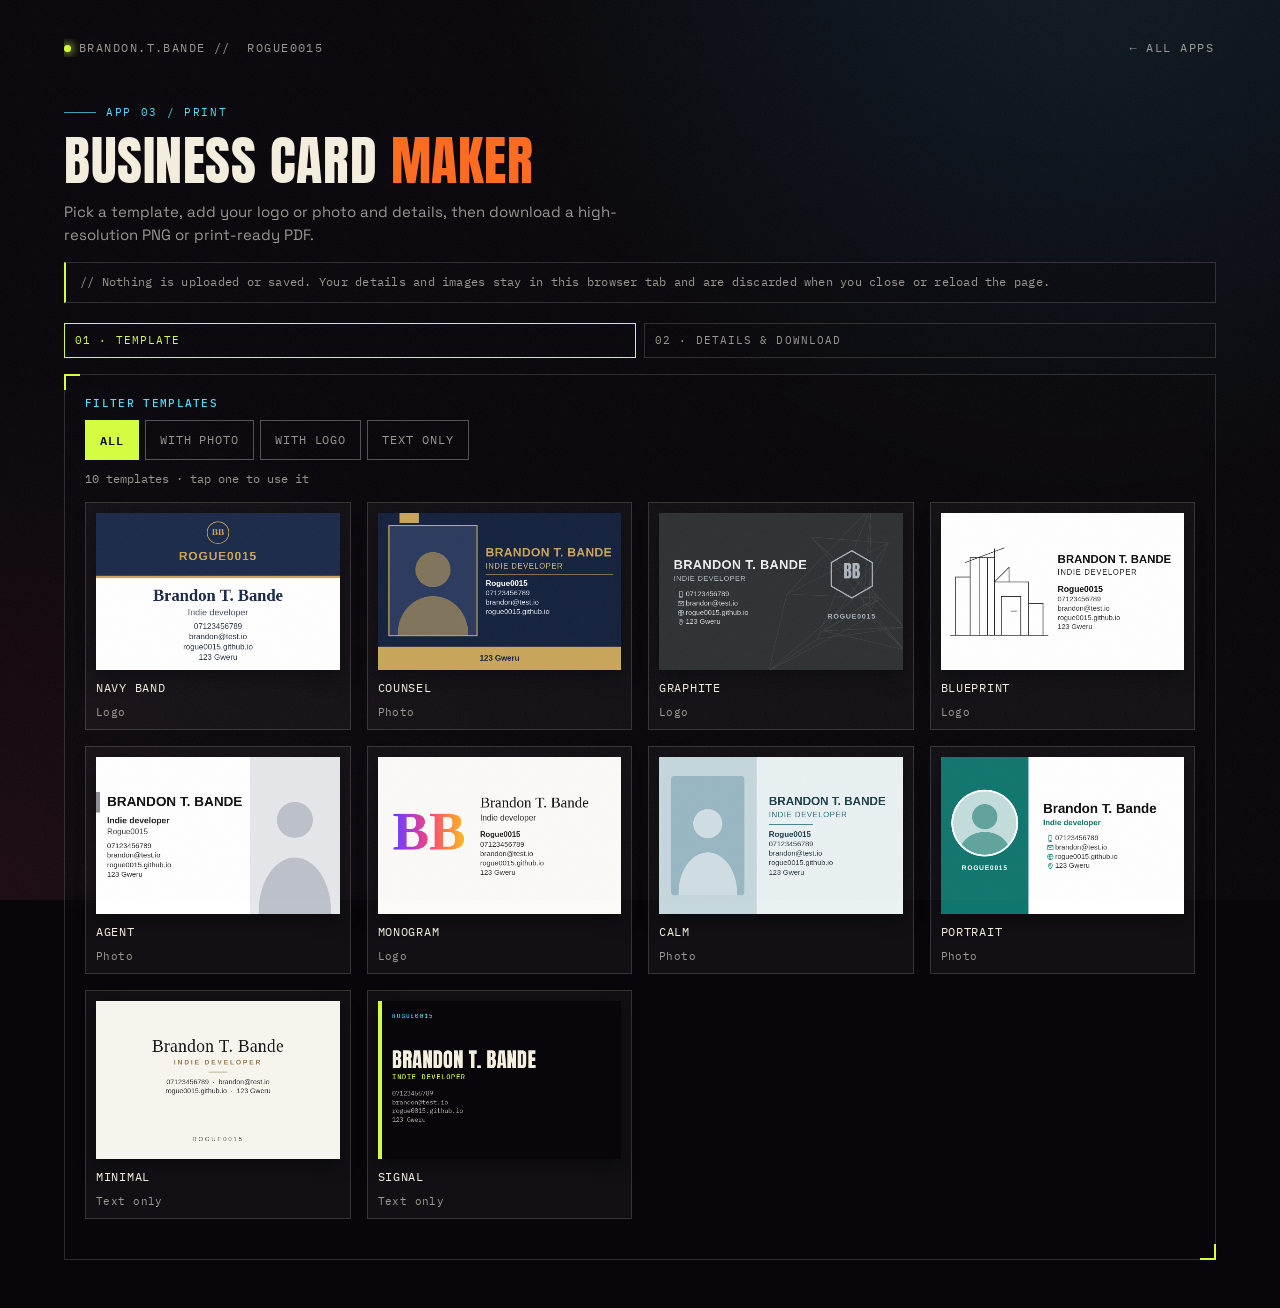
<file: card/index.html>
<!doctype html>
<html lang="en">
<head>
<meta charset="utf-8">
<meta name="viewport" content="width=device-width, initial-scale=1, viewport-fit=cover">
<meta name="theme-color" content="#08060B">
<meta http-equiv="Content-Security-Policy" content="default-src 'self'; img-src 'self' data: blob:; style-src 'self' 'unsafe-inline'; script-src 'self' file:; connect-src 'none'; form-action 'none'">
<title>Business Card Maker</title>
<link rel="stylesheet" href="../theme.css">
<style>
  :root{ --ok:var(--acid); --warn:#FFB27F; }
  header{ max-width:1200px; margin:0 auto; padding:16px var(--gutter) 4px; }
  .privacy{
    margin:16px 0 0; padding:10px 14px; border:1px solid var(--line); border-left:2px solid var(--acid);
    background:var(--panel-glass); color:var(--paper-dim); font-family:var(--mono); font-size:12px; letter-spacing:.02em;
  }
  main{ max-width:1200px; margin:0 auto; padding:16px var(--gutter) calc(40px + env(safe-area-inset-bottom)); }
  .panel{ padding:18px 16px; min-width:0; }
  @media (min-width:820px){ header{ padding:28px 24px 4px; } main{ padding:16px 24px 48px; } .panel{ padding:20px; } }

  /* step indicator */
  .steps{ display:flex; gap:8px; margin:0 0 16px; font-family:var(--mono); font-size:11px; letter-spacing:.1em; text-transform:uppercase; }
  .steps span{ flex:1; padding:8px 10px; border:1px solid var(--line); color:var(--paper-dim); }
  .steps span.on{ border-color:var(--acid); color:var(--acid); }

  /* step 1: filters + template gallery */
  .chips{ display:flex; flex-wrap:wrap; gap:6px; margin:0 0 16px; }
  .chips button{
    min-height:var(--tap); padding:8px 14px; border:1px solid var(--line-strong); border-radius:0; cursor:pointer; touch-action:manipulation;
    background:transparent; color:var(--paper-dim); font-family:var(--mono); font-size:11.5px; letter-spacing:.08em; text-transform:uppercase;
    transition:background .2s, color .2s, border-color .2s;
  }
  @media (hover:hover){ .chips button:hover{ color:var(--paper); border-color:var(--paper-dim); } }
  .chips button[aria-pressed=true]{ background:var(--acid); border-color:var(--acid); color:var(--void); font-weight:600; }
  .count{ font-family:var(--mono); font-size:11.5px; color:var(--paper-dim); margin:-6px 0 14px; }
  /* phones: always two templates per row so the gallery isn't one long scroll */
  .tpls{ display:grid; gap:10px; grid-template-columns:1fr 1fr; }
  .tpls .tpl{ padding:7px; gap:7px; }
  @media (min-width:640px){ .tpls .tpl{ padding:10px; gap:10px; } }
  @media (min-width:640px){ .tpls{ gap:16px; grid-template-columns:repeat(auto-fill, minmax(230px, 1fr)); } }
  .tpl{
    display:flex; flex-direction:column; gap:10px; padding:10px; text-align:left; cursor:pointer; touch-action:manipulation;
    background:var(--field); border:1px solid var(--line); border-radius:0; color:var(--paper);
    transition:border-color .2s, transform .2s;
  }
  .tpl canvas{ width:100%; height:auto; display:block; box-shadow:0 6px 18px rgba(0,0,0,.45); }
  .tpl .nm{ font-family:var(--mono); font-size:12px; letter-spacing:.06em; text-transform:uppercase; }
  .tpl .tg{ font-family:var(--mono); font-size:10.5px; color:var(--paper-dim); letter-spacing:.04em; }
  .tpl[aria-current=true]{ border-color:var(--acid); }
  .tpl[aria-current=true] .nm{ color:var(--acid); }
  .tpl:active{ border-color:var(--sunburst); }
  @media (hover:hover){ .tpl:hover{ border-color:var(--acid); transform:translateY(-2px); } }

  /* step 2: form + preview */
  .work{ display:grid; gap:16px; grid-template-columns:minmax(0,1fr); align-items:start; }
  @media (min-width:820px){ .work{ gap:18px; grid-template-columns:minmax(300px,420px) 1fr; } .stage-panel{ position:sticky; top:16px; } }
  fieldset{ border:0; margin:0 0 20px; padding:0; min-width:0; }
  legend{ margin-bottom:8px; padding:0; }
  label{ display:block; margin:10px 0 5px; }
  .lbl{ display:block; margin:10px 0 5px; font-family:var(--mono); font-size:11.5px; letter-spacing:.04em; color:var(--paper-dim); }
  .chosen{ display:flex; align-items:center; justify-content:space-between; gap:10px; margin-bottom:18px; padding-bottom:14px; border-bottom:1px solid var(--line); }
  .chosen b{ font-family:var(--mono); font-weight:500; color:var(--acid); letter-spacing:.06em; text-transform:uppercase; font-size:13px; }
  .chosen small{ display:block; font-family:var(--mono); font-size:11px; color:var(--paper-dim); }
  .img-row{ display:flex; gap:8px; align-items:center; flex-wrap:wrap; }
  .img-row img{ max-height:44px; max-width:90px; border:1px solid var(--line); background:#fff; }
  .hint{ font-size:12.5px; color:var(--paper-dim); margin:6px 0 0; }
  .sliders label{ margin:6px 0 0; }
  .row2{ display:grid; grid-template-columns:1fr; gap:0 10px; }
  @media (min-width:480px){ .row2{ grid-template-columns:1fr 1fr; } }
  .color-field{ display:flex; gap:8px; align-items:center; }
  input[type=color]{
    -webkit-appearance:none; appearance:none; width:var(--tap); height:var(--tap); padding:0;
    border:1px solid var(--line-strong); border-radius:0; background:none; cursor:pointer; flex:0 0 auto;
  }
  input[type=color]::-webkit-color-swatch-wrapper{ padding:3px; }
  input[type=color]::-webkit-color-swatch{ border:none; border-radius:0; }
  input[type=color]::-moz-color-swatch{ border:none; border-radius:0; }
  .stage{ display:flex; flex-direction:column; gap:14px; }
  .canvas-wrap{ padding:18px; background:repeating-linear-gradient(45deg, rgba(245,239,223,.03) 0 10px, transparent 10px 20px); border:1px solid var(--line); }
  #preview, #previewBack{ width:100%; height:auto; display:block; box-shadow:0 10px 30px rgba(0,0,0,.55); }
  .side{ margin:0 0 8px; font-family:var(--mono); font-size:10.5px; letter-spacing:.14em; text-transform:uppercase; color:var(--paper-dim); }
  #backSide .side{ margin-top:18px; }
  .backs{ display:grid; gap:8px; grid-template-columns:1fr 1fr; }
  .backs .tpl{ padding:6px; gap:6px; }
  .backs .tpl canvas{ box-shadow:0 3px 10px rgba(0,0,0,.45); }
  .backs .tpl .nm{ font-size:10.5px; }
  .hint-inline{ color:var(--paper-dim); opacity:.8; }
  .meta{ font-family:var(--mono); font-size:11.5px; color:var(--paper-dim); }
  .meta b{ color:var(--acid); font-weight:500; }
  .check{ display:flex; align-items:center; gap:10px; min-height:var(--tap); cursor:pointer; font-family:var(--sans); font-size:14px; letter-spacing:0; color:var(--paper); margin:0; }
  .check input{ flex:0 0 auto; }
  .actions{ display:grid; gap:8px; grid-template-columns:1fr; }
  @media (min-width:560px){ .actions{ display:flex; flex-wrap:wrap; } }
  .status{ font-family:var(--mono); font-size:12px; min-height:1.2em; color:var(--paper-dim); }
  .status.warn{ color:var(--warn); } .status.ok{ color:var(--ok); }
  #stagePanel{ scroll-margin-top:12px; }
  .jump{
    position:sticky; bottom:calc(12px + env(safe-area-inset-bottom)); z-index:5;
    display:flex; align-items:center; justify-content:center; min-height:var(--tap); margin:18px 0 0;
    background:var(--acid); color:var(--void); text-decoration:none;
    font-family:var(--mono); font-size:12px; font-weight:600; letter-spacing:.1em; text-transform:uppercase;
    box-shadow:0 10px 30px rgba(0,0,0,.55);
  }
  @media (min-width:820px){ .jump{ display:none; } }
  [hidden]{ display:none !important; }
</style>
</head>
<body>
<div class="grain"></div>
<header>
  <div class="topbar">
    <span class="brandmark"><span class="dotlive"></span> <span class="full">BRANDON.T.BANDE //&nbsp;</span>ROGUE0015</span>
    <a class="back" href="../index.html">← ALL APPS</a>
  </div>
  <div class="tag">APP 03 / PRINT</div>
  <h1>Business Card <span class="accent">Maker</span></h1>
  <p class="sub">Pick a template, add your logo or photo and details, then download a high-resolution PNG or print-ready PDF.</p>
  <p class="privacy">// Nothing is uploaded or saved. Your details and images stay in this browser tab and are discarded when you close or reload the page.</p>
</header>

<main>
  <div class="steps" aria-hidden="true"><span id="s1tag" class="on">01 · Template</span><span id="s2tag">02 · Details &amp; download</span></div>

  <!-- STEP 1 -->
  <section class="panel" id="step1" aria-label="Choose a template">
    <fieldset>
      <legend>Filter templates</legend>
      <div class="chips" id="filters" role="group" aria-label="Filter templates">
        <button type="button" data-f="all" aria-pressed="true">All</button>
        <button type="button" data-f="photo" aria-pressed="false">With photo</button>
        <button type="button" data-f="logo" aria-pressed="false">With logo</button>
        <button type="button" data-f="text" aria-pressed="false">Text only</button>
      </div>
      <p class="count" id="count" role="status"></p>
      <div class="tpls" id="tpls"></div>
    </fieldset>
  </section>

  <!-- STEP 2 -->
  <div class="work" id="step2" hidden>
    <section class="panel" aria-label="Details">
      <div class="chosen">
        <div><small>Template</small><b id="tplName"></b></div>
        <button type="button" class="btn" id="changeTpl">← Change</button>
      </div>

      <fieldset id="imgSet">
        <legend>Images</legend>
        <div id="logoField">
          <label for="logoFile">Logo</label>
          <div class="img-row">
            <input type="file" id="logoFile" accept="image/png,image/jpeg,image/webp,image/gif,image/svg+xml">
            <img id="logoThumb" alt="" hidden>
            <button type="button" class="btn" id="logoClear" hidden>Remove</button>
          </div>
          <p class="hint">PNG with a transparent background looks best. Used on the front (if the template has a logo) and on the back.</p>
        </div>
        <div id="photoField">
          <label for="photoFile">Photo</label>
          <div class="img-row">
            <input type="file" id="photoFile" accept="image/png,image/jpeg,image/webp,image/gif">
            <img id="photoThumb" alt="" hidden>
            <button type="button" class="btn" id="photoClear" hidden>Remove</button>
          </div>
          <div class="sliders" id="photoAdjust" hidden>
            <label for="zoom">Zoom</label><input type="range" id="zoom" min="1" max="3" step="0.01" value="1">
            <div class="row2">
              <div><label for="fx">Left ↔ right</label><input type="range" id="fx" min="0" max="1" step="0.01" value="0.5"></div>
              <div><label for="fy">Up ↕ down</label><input type="range" id="fy" min="0" max="1" step="0.01" value="0.3"></div>
            </div>
          </div>
          <p class="hint">A head-and-shoulders photo works best. Without one, your initials are used.</p>
        </div>
      </fieldset>

      <fieldset>
        <legend>Details</legend>
        <label for="name">Full name</label>
        <input type="text" id="name" autocomplete="off" maxlength="60">
        <div class="row2">
          <div><label for="title">Job title</label><input type="text" id="title" autocomplete="off" maxlength="60"></div>
          <div><label for="company">Company</label><input type="text" id="company" autocomplete="off" maxlength="60"></div>
        </div>
        <div class="row2">
          <div><label for="phone">Phone</label><input type="text" id="phone" autocomplete="off" inputmode="tel" maxlength="40"></div>
          <div><label for="email">Email</label><input type="text" id="email" autocomplete="off" inputmode="email" maxlength="60"></div>
        </div>
        <label for="website">Website</label>
        <input type="text" id="website" autocomplete="off" inputmode="url" maxlength="60">
        <label for="address">Address</label>
        <input type="text" id="address" autocomplete="off" maxlength="80">
        <p class="hint">Empty fields are left off the card.</p>
      </fieldset>

      <fieldset>
        <legend>Social media</legend>
        <label class="check"><input type="checkbox" id="socOn"> Add social media icons</label>
        <div id="socOpts" hidden>
          <p class="lbl" id="socWhereLbl">Show on</p>
          <div class="seg" id="socWhere" role="group" aria-labelledby="socWhereLbl">
            <button type="button" data-w="back" aria-pressed="true">Back</button>
            <button type="button" data-w="front" aria-pressed="false">Front</button>
          </div>
          <div class="row2" id="socFields"></div>
          <p class="hint">Fill in only the ones you use. If every handle is the same, the icons share one handle. In the PDF, each icon opens the profile.</p>
        </div>
      </fieldset>

      <fieldset>
        <legend>Back side</legend>
        <label class="check"><input type="checkbox" id="backOn" checked> Include a back side</label>
        <div id="backOpts">
          <label>Back design <span class="hint-inline">· colours follow your front template</span></label>
          <div class="backs" id="backs"></div>
          <label for="tagline">Tagline</label>
          <input type="text" id="tagline" autocomplete="off" maxlength="80" placeholder="e.g. Ideas that move people.">
          <label class="check"><input type="checkbox" id="qrOn" checked> QR code linking to your website</label>
          <p class="hint">Uses the Website field above. Your logo sits in the middle (your initials if there is no logo); the code is built to still scan with it there. Scan it with your phone before printing.</p>
          <label for="backImgFile">Background image (optional)</label>
          <div class="img-row">
            <input type="file" id="backImgFile" accept="image/png,image/jpeg,image/webp,image/gif">
            <img id="backImgThumb" alt="" hidden>
            <button type="button" class="btn" id="backImgClear" hidden>Remove</button>
          </div>
          <p class="hint">Shown in the Full image and Split designs, tinted so text stays readable.</p>
        </div>
      </fieldset>

      <fieldset>
        <legend>Style</legend>
        <p class="lbl" id="modeLbl">Colours</p>
        <div class="seg" id="mode" role="group" aria-labelledby="modeLbl">
          <button type="button" data-m="light" aria-pressed="true">Light</button>
          <button type="button" data-m="dark" aria-pressed="false">Dark</button>
        </div>
        <label for="accent">Accent colour</label>
        <div class="color-field">
          <input type="color" id="accent" aria-label="Accent colour">
          <button type="button" class="btn" id="accentReset">Template default</button>
        </div>
        <label for="size">Card size</label>
        <select id="size">
          <option value="eu">85 × 55 mm (Europe / Africa)</option>
          <option value="wide">90 × 55 mm</option>
          <option value="us">3.5 × 2 in (US / Canada)</option>
          <option value="slim">90 × 50 mm</option>
        </select>
      </fieldset>

      <button type="button" class="btn" id="clearAll">Clear all</button>
      <a class="jump" href="#stagePanel">&darr; Preview &amp; download</a>
    </section>

    <section class="panel stage stage-panel" id="stagePanel" aria-label="Preview">
      <div class="canvas-wrap" id="wrap">
        <p class="side">Front</p>
        <canvas id="preview" role="img" aria-label="Business card front preview"></canvas>
        <div id="backSide">
          <p class="side">Back</p>
          <canvas id="previewBack" role="img" aria-label="Business card back preview"></canvas>
        </div>
      </div>
      <p class="meta" id="meta"></p>
      <div class="status" id="status" role="status"></div>
      <label class="check"><input type="checkbox" id="bleed"> Add 3 mm bleed (ask your print shop)</label>
      <div class="actions">
        <button type="button" class="btn primary" id="pngBtn">Front PNG</button>
        <button type="button" class="btn primary" id="pngBackBtn">Back PNG</button>
        <button type="button" class="btn primary" id="pdfBtn">PDF · front + back</button>
        <button type="button" class="btn" id="sheetBtn">A4 sheet · 10 cards (PDF)</button>
      </div>
    </section>
  </div>
</main>

<script src="jspdf.umd.min.js"></script>
<script src="qrcode.min.js"></script>
<script src="../share.js"></script>
<script src="../social.js"></script>
<script src="app.js"></script>
</body>
</html>
</file>
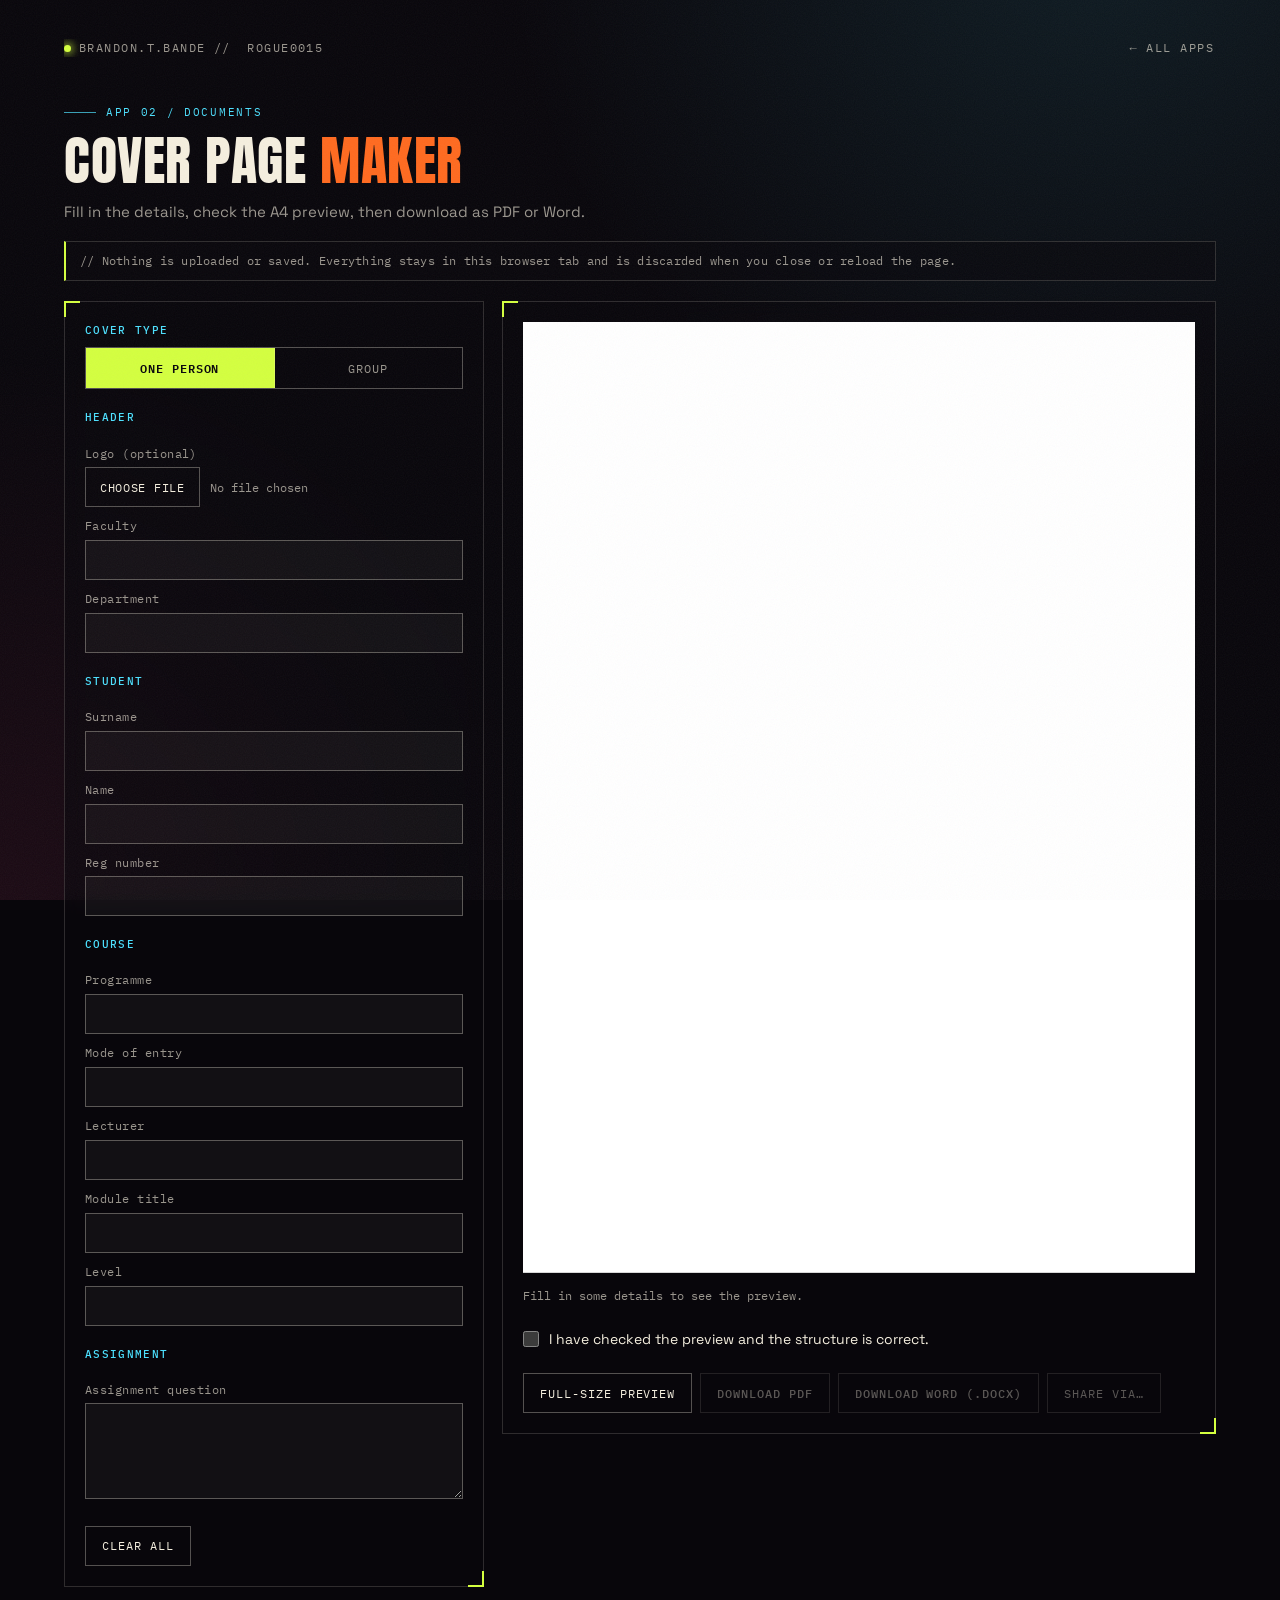
<file: cover/index.html>
<!doctype html>
<html lang="en">
<head>
<meta charset="utf-8">
<meta name="viewport" content="width=device-width, initial-scale=1, viewport-fit=cover">
<meta name="theme-color" content="#08060B">
<meta http-equiv="Content-Security-Policy" content="default-src 'self'; img-src 'self' data: blob:; style-src 'self' 'unsafe-inline'; script-src 'self' file:; connect-src 'none'; form-action 'none'">
<title>Cover Page Maker</title>
<link rel="stylesheet" href="../theme.css">
<style>
  :root{ --ok:var(--acid); --warn:#FFB27F; }
  /* phones: single column - form, then preview; a sticky button jumps to the preview */
  header { max-width:1200px; margin:0 auto; padding:16px var(--gutter) 4px; }
  .privacy {
    margin:16px 0 0; padding:10px 14px; border:1px solid var(--line); border-left:2px solid var(--acid);
    background:var(--panel-glass); color:var(--paper-dim); font-family:var(--mono); font-size:12px; letter-spacing:.02em;
  }
  main { max-width:1200px; margin:0 auto; padding:16px var(--gutter) calc(40px + env(safe-area-inset-bottom)); display:grid; gap:16px; grid-template-columns:minmax(0,1fr); align-items:start; }
  main > *, fieldset { min-width:0; }
  .panel { padding:18px 16px; }
  #preview { scroll-margin-top:12px; }
  .jump {
    position:sticky; bottom:calc(12px + env(safe-area-inset-bottom)); z-index:5;
    display:flex; align-items:center; justify-content:center; min-height:var(--tap); margin:18px 0 0;
    background:var(--acid); color:var(--void); text-decoration:none;
    font-family:var(--mono); font-size:12px; font-weight:600; letter-spacing:.1em; text-transform:uppercase;
    box-shadow:0 10px 30px rgba(0,0,0,.55);
  }
  /* larger screens: form left, preview right */
  @media (min-width:820px) {
    header { padding:28px 24px 4px; }
    .privacy { margin-top:18px; }
    main { padding:16px 24px 48px; gap:18px; grid-template-columns:minmax(300px,420px) 1fr; }
    .panel { padding:20px; }
    .jump { display:none; }
  }
  fieldset { border:0; margin:0 0 20px; padding:0; }
  legend { margin-bottom:8px; padding:0; }
  label { display:block; margin:10px 0 5px; }
  textarea { resize:vertical; }
  .row2 { display:grid; grid-template-columns:1fr 1fr; gap:8px; }
  /* phones: surname + name on one line, reg number + remove below */
  .member { display:grid; grid-template-columns:1fr 1fr; gap:6px; margin-bottom:10px; padding-bottom:10px; border-bottom:1px solid var(--line); }
  .member input:nth-child(3) { grid-column:1; }
  .member button { padding:0; width:var(--tap); justify-self:end; font-size:18px; }
  @media (min-width:480px) {
    .member { grid-template-columns:1fr 1fr 1fr var(--tap); margin-bottom:6px; padding-bottom:0; border-bottom:0; }
    .member input:nth-child(3) { grid-column:auto; }
  }
  #addMember { margin-top:4px; }
  .logo-row { display:flex; gap:8px; align-items:center; flex-wrap:wrap; }
  .logo-row img { max-height:40px; max-width:80px; border:1px solid var(--line); background:#fff; }
  .stage { display:flex; flex-direction:column; gap:14px; }
  .sheet-wrap { width:100%; overflow:hidden; background:var(--line); padding:0; }
  .confirm { display:flex; align-items:center; gap:10px; min-height:var(--tap); cursor:pointer; font-family:var(--sans); font-size:14px; letter-spacing:0; color:var(--paper); margin:0; }
  .confirm input { flex:0 0 auto; }
  /* phones: full-width stacked buttons */
  .actions { display:grid; gap:8px; grid-template-columns:1fr; }
  @media (min-width:560px) { .actions { display:flex; flex-wrap:wrap; align-items:center; } }
  .status { font-family:var(--mono); font-size:12px; min-height:1.2em; color:var(--paper-dim); }
  .status.warn { color:var(--warn); } .status.ok { color:var(--ok); }
  dialog { border:1px solid var(--line-strong); border-radius:0; background:var(--panel-solid); color:var(--paper); padding:10px; max-width:96vw; max-height:96dvh; }
  @media (min-width:640px) { dialog { padding:14px; } }
  dialog::backdrop { background:rgba(8,6,11,.8); backdrop-filter:blur(4px); }

  /* The A4 sheet. Everything is in mm/pt so it matches the exports; scaled with transform to fit. */
  .sheet { width:210mm; height:297mm; background:#fff; color:#000; position:relative; overflow:hidden;
    font-family:"Times New Roman", Times, serif; font-weight:bold; font-size:12pt; line-height:1.2; transform-origin:top left; }
  .sheet .flow { position:absolute; left:20mm; right:20mm; top:20mm; }
  .sheet .flow { overflow-wrap:anywhere; }
  .sheet .kv .v { min-width:0; }
  .sheet .c { text-align:center; }
  .sheet img.logo { display:block; margin:0 auto; }
  .sheet .kv { display:flex; }
  .sheet .kv .k { flex:0 0 52mm; }
  .sheet .kv .v { flex:1; text-align:justify; }
</style>
</head>
<body>
<div class="grain"></div>
<header>
  <div class="topbar">
    <span class="brandmark"><span class="dotlive"></span> <span class="full">BRANDON.T.BANDE //&nbsp;</span>ROGUE0015</span>
    <a class="back" href="../index.html">← ALL APPS</a>
  </div>
  <div class="tag">APP 02 / DOCUMENTS</div>
  <h1>Cover Page <span class="accent">Maker</span></h1>
  <p class="sub">Fill in the details, check the A4 preview, then download as PDF or Word.</p>
  <p class="privacy">// Nothing is uploaded or saved. Everything stays in this browser tab and is discarded when you close or reload the page.</p>
</header>

<main>
  <section class="panel" aria-label="Details">
    <fieldset>
      <legend>Cover type</legend>
      <div class="seg" role="group" aria-label="Cover type">
        <button type="button" id="modeOne" aria-pressed="true">One person</button>
        <button type="button" id="modeGroup" aria-pressed="false">Group</button>
      </div>
    </fieldset>

    <fieldset>
      <legend>Header</legend>
      <label for="logoFile">Logo (optional)</label>
      <div class="logo-row">
        <input type="file" id="logoFile" accept="image/png,image/jpeg,image/webp,image/gif">
        <img id="logoThumb" alt="" hidden>
        <button type="button" class="btn" id="logoClear" hidden>Remove</button>
      </div>
      <label for="faculty">Faculty</label>
      <input type="text" id="faculty" autocomplete="off">
      <label for="department">Department</label>
      <input type="text" id="department" autocomplete="off">
    </fieldset>

    <fieldset id="onePane">
      <legend>Student</legend>
      <label for="surname">Surname</label>
      <input type="text" id="surname" autocomplete="off">
      <label for="name">Name</label>
      <input type="text" id="name" autocomplete="off">
      <label for="regNo">Reg number</label>
      <input type="text" id="regNo" autocomplete="off">
    </fieldset>

    <fieldset id="groupPane" hidden>
      <legend>Group</legend>
      <label for="groupName">Group name</label>
      <input type="text" id="groupName" autocomplete="off">
      <label>Members (surname · name · reg number)</label>
      <div id="members"></div>
      <button type="button" class="btn" id="addMember">+ Add member</button>
    </fieldset>

    <fieldset>
      <legend>Course</legend>
      <label for="programme">Programme</label>
      <input type="text" id="programme" autocomplete="off">
      <label for="entry">Mode of entry</label>
      <input type="text" id="entry" autocomplete="off">
      <label for="lecturer">Lecturer</label>
      <input type="text" id="lecturer" autocomplete="off">
      <label for="module">Module title</label>
      <input type="text" id="module" autocomplete="off">
      <label for="level">Level</label>
      <input type="text" id="level" autocomplete="off">
    </fieldset>

    <fieldset>
      <legend>Assignment</legend>
      <label for="question">Assignment question</label>
      <textarea id="question" rows="4"></textarea>
    </fieldset>

    <button type="button" class="btn" id="clearAll">Clear all</button>
    <a class="jump" href="#preview">&darr; Preview &amp; download</a>
  </section>

  <section class="panel stage" id="preview" aria-label="Preview">
    <div class="sheet-wrap" id="wrap"><div class="sheet" id="sheet"></div></div>
    <div class="status" id="status" role="status"></div>
    <label class="confirm"><input type="checkbox" id="confirm"> I have checked the preview and the structure is correct.</label>
    <div class="actions">
      <button type="button" class="btn" id="fullBtn">Full-size preview</button>
      <button type="button" class="btn primary" id="pdfBtn" disabled>Download PDF</button>
      <button type="button" class="btn primary" id="docxBtn" disabled>Download Word (.docx)</button>
    </div>
  </section>
</main>

<dialog id="dlg">
  <div class="sheet-wrap" id="dlgWrap"><div class="sheet" id="dlgSheet"></div></div>
  <p style="text-align:right;margin:8px 0 0"><button type="button" class="btn" id="dlgClose">Close</button></p>
</dialog>

<script src="jspdf.umd.min.js"></script>
<script src="docx.min.js"></script>
<script src="../share.js"></script>
<script src="app.js"></script>
</body>
</html>
</file>
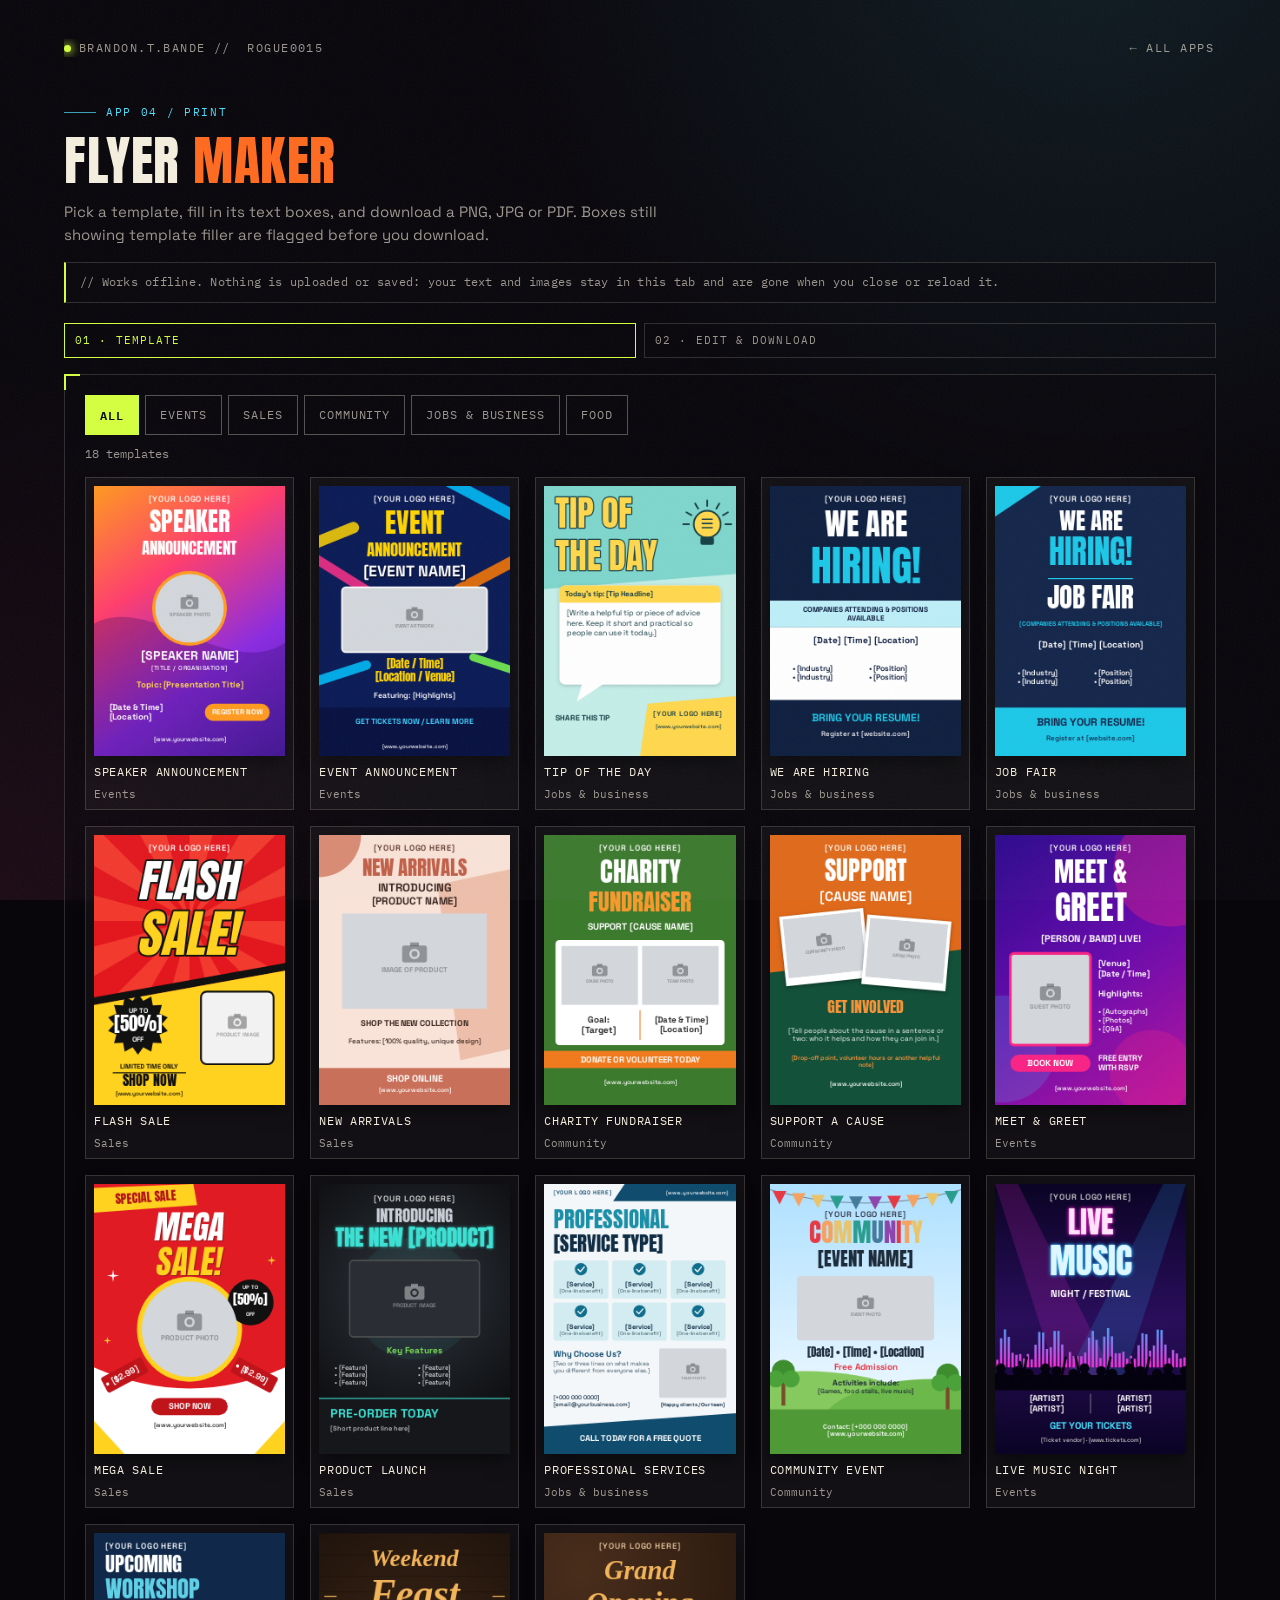
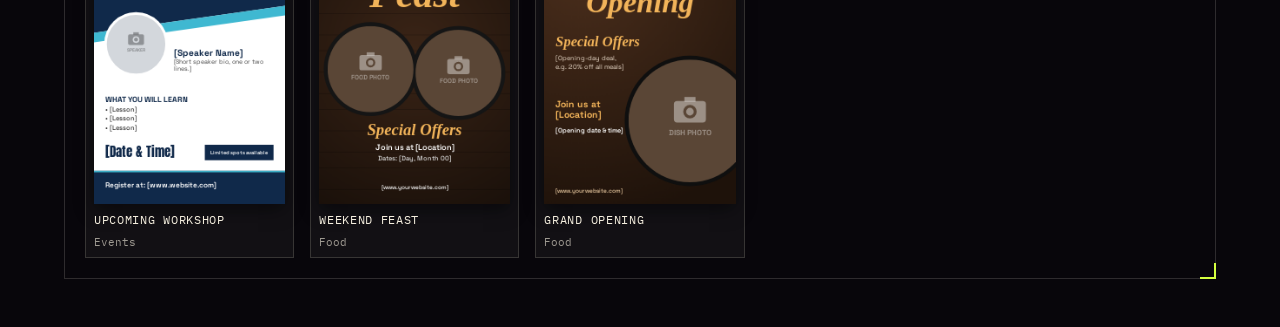
<file: flyer/index.html>
<!doctype html>
<html lang="en">
<head>
<meta charset="utf-8">
<meta name="viewport" content="width=device-width, initial-scale=1, viewport-fit=cover">
<meta name="theme-color" content="#08060B">
<meta http-equiv="Content-Security-Policy" content="default-src 'self'; img-src 'self' data: blob:; style-src 'self' 'unsafe-inline'; script-src 'self' file:; connect-src 'none'; form-action 'none'">
<title>Flyer Maker</title>
<link rel="stylesheet" href="../theme.css">
<style>
  :root{ --ok:var(--acid); --warn:#FFB000; }
  header{ max-width:1200px; margin:0 auto; padding:16px var(--gutter) 4px; }
  .privacy{
    margin:16px 0 0; padding:10px 14px; border:1px solid var(--line); border-left:2px solid var(--acid);
    background:var(--panel-glass); color:var(--paper-dim); font-family:var(--mono); font-size:12px; letter-spacing:.02em;
  }
  main{ max-width:1200px; margin:0 auto; padding:16px var(--gutter) calc(40px + env(safe-area-inset-bottom)); }
  .panel{ padding:18px 16px; min-width:0; }
  @media (min-width:820px){ header{ padding:28px 24px 4px; } main{ padding:16px 24px 48px; } .panel{ padding:20px; } }

  .steps{ display:flex; gap:8px; margin:0 0 16px; font-family:var(--mono); font-size:11px; letter-spacing:.1em; text-transform:uppercase; }
  .steps span{ flex:1; padding:8px 10px; border:1px solid var(--line); color:var(--paper-dim); }
  .steps span.on{ border-color:var(--acid); color:var(--acid); }

  /* step 1: gallery */
  .chips{ display:flex; flex-wrap:wrap; gap:6px; margin:0 0 16px; }
  .chips button{
    min-height:var(--tap); padding:8px 14px; border:1px solid var(--line-strong); border-radius:0; cursor:pointer; touch-action:manipulation;
    background:transparent; color:var(--paper-dim); font-family:var(--mono); font-size:11.5px; letter-spacing:.08em; text-transform:uppercase;
  }
  .chips button[aria-pressed=true]{ background:var(--acid); border-color:var(--acid); color:var(--void); font-weight:600; }
  .count{ font-family:var(--mono); font-size:11.5px; color:var(--paper-dim); margin:-6px 0 14px; }
  .tpls{ display:grid; gap:10px; grid-template-columns:1fr 1fr; }
  @media (min-width:640px){ .tpls{ gap:16px; grid-template-columns:repeat(auto-fill, minmax(190px, 1fr)); } }
  .tpl{
    display:flex; flex-direction:column; gap:8px; padding:8px; text-align:left; cursor:pointer; touch-action:manipulation;
    background:var(--field); border:1px solid var(--line); border-radius:0; color:var(--paper);
    transition:border-color .2s, transform .2s;
  }
  .tpl canvas{ width:100%; height:auto; display:block; box-shadow:0 6px 18px rgba(0,0,0,.45); }
  .tpl .nm{ font-family:var(--mono); font-size:11.5px; letter-spacing:.06em; text-transform:uppercase; }
  .tpl .tg{ font-family:var(--mono); font-size:10.5px; color:var(--paper-dim); }
  .tpl[aria-current=true]{ border-color:var(--acid); }
  .tpl[aria-current=true] .nm{ color:var(--acid); }
  @media (hover:hover){ .tpl:hover{ border-color:var(--acid); transform:translateY(-2px); } }

  /* step 2: text boxes + preview */
  .work{ display:grid; gap:16px; grid-template-columns:minmax(0,1fr); align-items:start; }
  @media (min-width:820px){ .work{ gap:18px; grid-template-columns:minmax(300px,420px) 1fr; } .stage-panel{ position:sticky; top:16px; } }
  .chosen{ display:flex; align-items:center; justify-content:space-between; gap:10px; margin-bottom:14px; padding-bottom:14px; border-bottom:1px solid var(--line); }
  .chosen b{ font-family:var(--mono); font-weight:500; color:var(--acid); letter-spacing:.06em; text-transform:uppercase; font-size:13px; }
  .chosen small{ display:block; font-family:var(--mono); font-size:11px; color:var(--paper-dim); }
  .hint{ font-size:12.5px; color:var(--paper-dim); margin:6px 0 0; }

  .fld{ padding:10px 0 12px; border-bottom:1px solid var(--line); }
  .fld:last-child{ border-bottom:0; }
  .fhead{ display:flex; align-items:center; justify-content:space-between; gap:8px; margin-bottom:6px; }
  .fhead label, .fhead .lbl{ margin:0; font-family:var(--mono); font-size:11.5px; color:var(--paper); letter-spacing:.04em; }
  .badge{ flex:0 0 auto; font-family:var(--mono); font-size:10px; letter-spacing:.1em; text-transform:uppercase; padding:2px 7px; border:1px solid var(--line); color:var(--paper-dim); }
  .fld[data-st=filler] .badge, .fld[data-st=ph] .badge{ border-color:var(--warn); color:var(--warn); }
  .fld[data-st=cut] .badge{ border-color:var(--magenta); color:var(--magenta); }
  .fld[data-st=ok] .badge{ border-color:var(--acid); color:var(--acid); }
  .fld[data-st=filler] input[type=text], .fld[data-st=filler] textarea,
  .fld[data-st=ph] input[type=text], .fld[data-st=ph] textarea{ border-color:rgba(255,176,0,.55); }
  .fld.flash{ animation:flash 1s ease-out; }
  @keyframes flash{ 0%{ background:rgba(212,255,63,.18); } 100%{ background:transparent; } }
  .fld textarea{ min-height:72px; resize:vertical; }
  .extras-h{ margin:22px 0 0; padding-top:14px; border-top:1px solid var(--line-strong); font-family:var(--mono); font-size:11px; font-weight:500; letter-spacing:.12em; text-transform:uppercase; color:var(--sigblue); }
  .sublbl, .row2 label{ display:block; margin:8px 0 5px; font-family:var(--mono); font-size:11.5px; color:var(--paper-dim); }
  .row2{ display:grid; grid-template-columns:1fr; gap:0 10px; }
  @media (min-width:480px){ .row2{ grid-template-columns:1fr 1fr; } }
  .img-row{ display:flex; gap:8px; align-items:center; flex-wrap:wrap; }
  .img-row canvas{ width:44px; height:44px; border:1px solid var(--line); object-fit:cover; }
  .sliders{ display:grid; grid-template-columns:1fr 1fr 1fr; gap:0 10px; margin-top:4px; }
  .sliders label{ display:block; margin:6px 0 0; font-size:10.5px; }
  .check{ display:flex; align-items:center; gap:10px; min-height:var(--tap); cursor:pointer; font-family:var(--sans); font-size:14px; letter-spacing:0; color:var(--paper); margin:0; }
  .check input{ flex:0 0 auto; }

  .stage{ display:flex; flex-direction:column; gap:14px; }
  .canvas-wrap{ padding:18px; background:repeating-linear-gradient(45deg, rgba(245,239,223,.03) 0 10px, transparent 10px 20px); border:1px solid var(--line); }
  #preview{ width:100%; max-width:560px; margin:0 auto; height:auto; display:block; box-shadow:0 10px 30px rgba(0,0,0,.55); cursor:pointer; user-select:none; -webkit-user-select:none; touch-action:manipulation; }
  .fillbar{ display:flex; align-items:center; justify-content:space-between; gap:10px; flex-wrap:wrap; padding:10px 12px; border:1px solid var(--line); font-family:var(--mono); font-size:12px; }
  .fillbar.warn{ border-color:var(--warn); color:var(--warn); }
  .fillbar.ok{ border-color:var(--acid); color:var(--acid); }
  .fillbar .btn{ min-height:34px; padding:6px 12px; }
  #bleed{ width:100%; margin-top:4px; }
  .lbl2{ display:block; margin:0 0 5px; font-family:var(--mono); font-size:11.5px; color:var(--paper-dim); }
  .actions{ display:grid; gap:8px; grid-template-columns:1fr; }
  @media (min-width:560px){ .actions{ display:flex; flex-wrap:wrap; } }
  .status{ font-family:var(--mono); font-size:12px; min-height:1.2em; color:var(--paper-dim); }
  .status.warn{ color:var(--warn); } .status.ok{ color:var(--ok); }
  #stagePanel{ scroll-margin-top:12px; }
  .jump{
    position:sticky; bottom:calc(12px + env(safe-area-inset-bottom)); z-index:5;
    display:flex; align-items:center; justify-content:center; min-height:var(--tap); margin:18px 0 0;
    background:var(--acid); color:var(--void); text-decoration:none;
    font-family:var(--mono); font-size:12px; font-weight:600; letter-spacing:.1em; text-transform:uppercase;
  }
  @media (min-width:820px){ .jump{ display:none; } }

  dialog{
    width:min(480px, calc(100vw - 32px)); padding:20px; border:1px solid var(--warn); border-radius:0;
    background:var(--panel-solid); color:var(--paper);
  }
  dialog::backdrop{ background:rgba(8,6,11,.75); }
  dialog h2{ margin:0 0 8px; font-family:var(--mono); font-size:13px; font-weight:600; letter-spacing:.1em; text-transform:uppercase; color:var(--warn); }
  dialog p{ margin:0 0 10px; color:var(--paper-dim); font-size:14px; }
  dialog ul{ list-style:none; margin:0 0 16px; padding:0; max-height:40vh; overflow:auto; border-top:1px solid var(--line); }
  dialog li{ display:flex; justify-content:space-between; align-items:center; gap:10px; padding:8px 0; border-bottom:1px solid var(--line); font-size:14px; }
  dialog li small{ display:block; font-family:var(--mono); font-size:10.5px; color:var(--warn); text-transform:uppercase; letter-spacing:.08em; }
  dialog li .btn{ min-height:34px; padding:6px 12px; }
  [hidden]{ display:none !important; }
</style>
</head>
<body>
<div class="grain"></div>
<header>
  <div class="topbar">
    <span class="brandmark"><span class="dotlive"></span> <span class="full">BRANDON.T.BANDE //&nbsp;</span>ROGUE0015</span>
    <a class="back" href="../index.html">← ALL APPS</a>
  </div>
  <div class="tag">APP 04 / PRINT</div>
  <h1>Flyer <span class="accent">Maker</span></h1>
  <p class="sub">Pick a template, fill in its text boxes, and download a PNG, JPG or PDF. Boxes still showing template filler are flagged before you download.</p>
  <p class="privacy">// Works offline. Nothing is uploaded or saved: your text and images stay in this tab and are gone when you close or reload it.</p>
</header>

<main>
  <div class="steps" aria-hidden="true"><span id="s1tag" class="on">01 · Template</span><span id="s2tag">02 · Edit &amp; download</span></div>

  <section class="panel" id="step1" aria-label="Choose a template">
    <div class="chips" id="filters" role="group" aria-label="Filter templates"></div>
    <p class="count" id="count" role="status"></p>
    <div class="tpls" id="tpls"></div>
  </section>

  <div class="work" id="step2" hidden>
    <section class="panel" aria-label="Text boxes">
      <div class="chosen">
        <div><small>Template</small><b id="tplName"></b></div>
        <button type="button" class="btn" id="changeTpl">← Change</button>
      </div>
      <p class="hint">Each box has a fixed place on the flyer; type to change what it says. Tap a section on the preview to jump to its box. Leave a box empty to remove it.</p>
      <div id="fields"></div>
      <button type="button" class="btn" id="resetTpl" style="margin-top:14px">Start over</button>
      <a class="jump" href="#stagePanel">&darr; Preview &amp; download</a>
    </section>

    <section class="panel stage stage-panel" id="stagePanel" aria-label="Preview and download">
      <div class="canvas-wrap">
        <canvas id="preview" role="img" aria-label="Flyer preview. Click a section to edit it." draggable="false"></canvas>
      </div>
      <div class="fillbar" id="fillbar" role="status"><span id="fillMsg"></span><button type="button" class="btn" id="nextFill">Next filler →</button></div>
      <label class="check"><input type="checkbox" id="guides" checked> Outline filler on the preview (never in downloads)</label>
      <div>
        <label class="lbl2" for="res">Size</label>
        <select id="res">
          <option value="100">Small file · 827 × 1170 px (screens, messages)</option>
          <option value="150" selected>Standard · A4 at 150 DPI (home printing)</option>
          <option value="300">Print shop · A4 at 300 DPI (largest file)</option>
        </select>
      </div>
      <div>
        <label class="lbl2" for="bleed">Bleed · <span id="bleedVal">none</span></label>
        <div class="seg" id="bleedPresets" role="group" aria-label="Bleed presets">
          <button type="button" data-mm="0" aria-pressed="true">None</button>
          <button type="button" data-mm="3" aria-pressed="false">3 mm</button>
          <button type="button" data-mm="5" aria-pressed="false">5 mm</button>
        </div>
        <input type="range" id="bleed" min="0" max="10" step="0.5" value="0" aria-label="Bleed in millimetres">
        <p class="hint">Runs the background past the page edge so no white shows after trimming. Everything outside the dashed pink line gets cut off. 3 mm is standard; ask your print shop.</p>
        <label class="check"><input type="checkbox" id="marks"> Add crop marks</label>
      </div>
      <div class="status" id="status" role="status"></div>
      <div class="actions">
        <button type="button" class="btn primary" id="jpgBtn">JPG · smallest</button>
        <button type="button" class="btn primary" id="pngBtn">PNG</button>
        <button type="button" class="btn primary" id="pdfBtn">PDF · A4</button>
      </div>
    </section>
  </div>
</main>

<dialog id="dlg" aria-labelledby="dlgTitle">
  <h2 id="dlgTitle">Filler text left</h2>
  <p id="dlgText"></p>
  <ul id="dlgList"></ul>
  <div class="actions">
    <button type="button" class="btn primary" id="dlgFix">Go back and edit</button>
    <button type="button" class="btn" id="dlgGo">Download anyway</button>
  </div>
</dialog>

<script src="../social.js"></script>
<script src="app.js"></script>
</body>
</html>
</file>
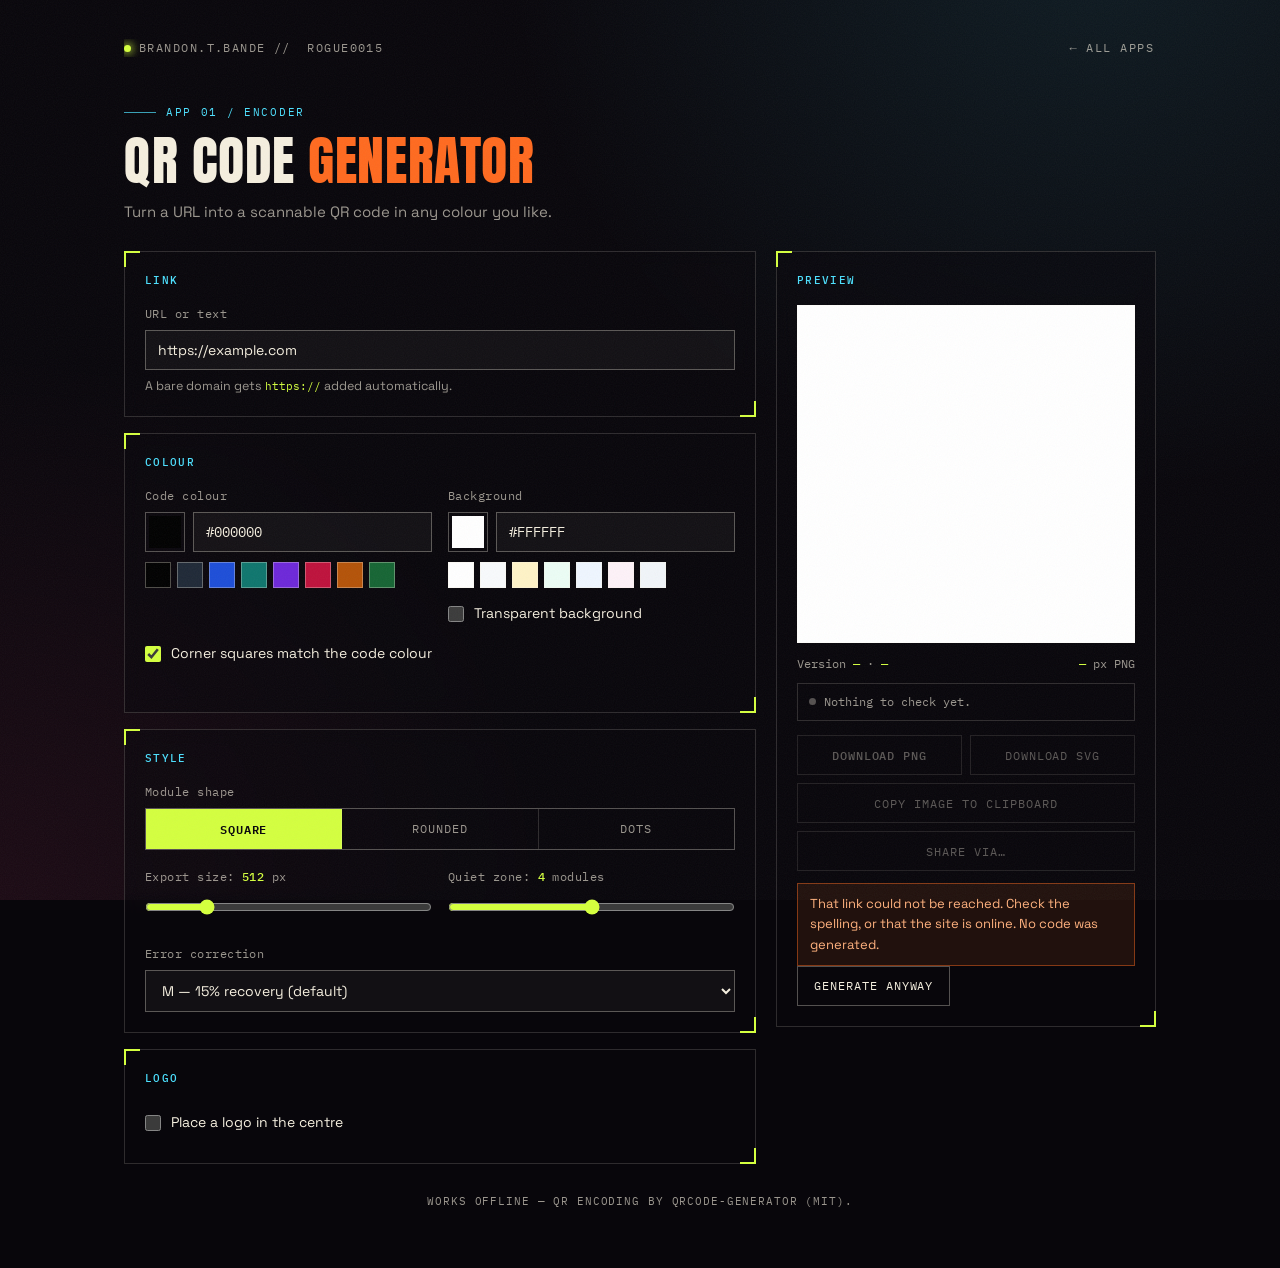
<file: qr/index.html>
<!DOCTYPE html>
<html lang="en">
<head>
<meta charset="utf-8">
<meta name="viewport" content="width=device-width, initial-scale=1, viewport-fit=cover">
<meta name="theme-color" content="#08060B">
<title>QR Code Generator</title>
<link rel="stylesheet" href="../theme.css">
<style>
  :root{
    --warn-bg:rgba(255,106,31,0.10); --warn-ink:#FFB27F; --warn-line:rgba(255,106,31,0.45);
    --ok-bg:rgba(212,255,63,0.08); --ok-ink:var(--acid); --ok-line:rgba(212,255,63,0.4);
    --bad-bg:rgba(255,61,127,0.10); --bad-ink:#FF8FB3; --bad-line:rgba(255,61,127,0.45);
  }
  /* phones: one column - Link, then Preview, then the rest, so the code shows right after typing */
  .wrap{max-width:1080px; margin:0 auto; padding:16px var(--gutter) calc(40px + env(safe-area-inset-bottom))}
  header{margin-bottom:22px}
  .layout{display:flex; flex-direction:column; gap:14px}
  .controls{display:contents}
  .controls > .card{order:3}
  .controls > .card:first-child{order:1}
  .preview-card{order:2}
  .card-body{padding:18px 16px}
  /* larger screens: controls left, sticky preview right */
  @media (min-width:860px){
    .wrap{padding:28px 24px 56px}
    header{margin-bottom:28px}
    .layout{display:grid; grid-template-columns:minmax(0,1fr) minmax(0,380px); gap:20px; align-items:start}
    .controls{display:block}
    .controls > .card + .card{margin-top:16px}
    .preview-card{position:sticky; top:20px}
    .card-body{padding:20px}
  }
  h2{margin:0 0 16px}
  label{display:block; margin-bottom:7px}
  label b{color:var(--acid); font-weight:500}
  .hint{font-size:12.5px; color:var(--paper-dim); margin:7px 0 0}
  .hint b{color:var(--paper)}
  .field{margin-bottom:18px}
  .field:last-child{margin-bottom:0}
  .row{display:grid; grid-template-columns:1fr; gap:0}
  @media (min-width:560px){ .row{grid-template-columns:1fr 1fr; gap:16px} }
  .color-field{display:flex; gap:8px; align-items:center}
  .color-field input[type=text]{flex:1 1 auto; min-width:0; width:auto}
  input[type=color]{
    -webkit-appearance:none; appearance:none; width:var(--tap); height:var(--tap); padding:0;
    border:1px solid var(--line-strong); border-radius:0; background:none; cursor:pointer; flex:0 0 auto;
  }
  input[type=color]::-webkit-color-swatch-wrapper{padding:3px}
  input[type=color]::-webkit-color-swatch{border:none; border-radius:0}
  input[type=color]::-moz-color-swatch{border:none; border-radius:0}
  .hex{font-family:var(--mono) !important; text-transform:uppercase}
  .swatches{display:flex; flex-wrap:wrap; gap:5px; margin-top:10px}
  .sw{width:34px; height:34px; border-radius:0; border:1px solid var(--line-strong); cursor:pointer; padding:0; touch-action:manipulation; transition:transform .15s, border-color .15s}
  .sw:active{border-color:var(--acid)}
  @media (hover:hover){ .sw:hover{transform:scale(1.1); border-color:var(--acid)} }
  @media (min-width:768px) and (pointer:fine){ .swatches{gap:6px} .sw{width:26px; height:26px} }
  .check{display:flex; align-items:center; gap:10px; min-height:var(--tap); font-family:var(--sans); font-size:14px; letter-spacing:0; color:var(--paper); cursor:pointer; margin-bottom:0}
  .check input{cursor:pointer; flex:0 0 auto}
  .stage{
    display:flex; align-items:center; justify-content:center; padding:16px;
    background:#fff; border:1px solid var(--line);
  }
  .stage.alpha{
    background-image:linear-gradient(45deg,#e3e7eb 25%,transparent 25%),linear-gradient(-45deg,#e3e7eb 25%,transparent 25%),linear-gradient(45deg,transparent 75%,#e3e7eb 75%),linear-gradient(-45deg,transparent 75%,#e3e7eb 75%);
    background-size:16px 16px; background-position:0 0,0 8px,8px -8px,-8px 0;
  }
  #canvas{width:100%; height:auto; max-width:320px; display:block}
  .meta{display:flex; flex-wrap:wrap; justify-content:space-between; gap:4px 10px; font-family:var(--mono); font-size:11.5px; color:var(--paper-dim); margin-top:12px}
  .meta b{color:var(--acid); font-weight:500}
  .verdict{
    display:flex; align-items:center; gap:8px; margin-top:10px; padding:9px 11px;
    border:1px solid var(--line); font-family:var(--mono); font-size:12px; color:var(--paper-dim);
  }
  .verdict i{width:7px; height:7px; border-radius:50%; background:var(--line-strong); flex:0 0 auto}
  .verdict.ok{color:var(--ok-ink); border-color:var(--ok-line); background:var(--ok-bg)}
  .verdict.ok i{background:var(--ok-ink); box-shadow:0 0 8px 1px rgba(212,255,63,0.6)}
  .verdict.bad{color:var(--bad-ink); border-color:var(--bad-line); background:var(--bad-bg)}
  .verdict.bad i{background:var(--magenta)}
  .actions{display:grid; grid-template-columns:1fr 1fr; gap:8px; margin-top:14px}
  .actions .btn{padding-left:8px; padding-right:8px}
  button.btn.wide{grid-column:1 / -1}
  .note{
    display:none; margin-top:12px; padding:10px 12px; font-size:13px;
    background:var(--warn-bg); color:var(--warn-ink); border:1px solid var(--warn-line);
  }
  .note.show{display:block}
  .note.ok{background:var(--field); color:var(--paper-dim); border-color:var(--line-strong)}
  .file-row{display:flex; gap:8px; align-items:center; flex-wrap:wrap}
  input[type=range]{width:100%}
  .collapse{margin-top:14px; padding-top:14px; border-top:1px solid var(--line)}
  @media (min-width:560px){ .logo-pad{margin-top:22px} }
  footer{margin-top:28px; text-align:center; line-height:1.8}
</style>
</head>
<body>
<div class="grain"></div>
<div class="wrap">
  <div class="topbar">
    <span class="brandmark"><span class="dotlive"></span> <span class="full">BRANDON.T.BANDE //&nbsp;</span>ROGUE0015</span>
    <a class="back" href="../index.html">← ALL APPS</a>
  </div>
  <header>
    <div class="tag">APP 01 / ENCODER</div>
    <h1>QR Code <span class="accent">Generator</span></h1>
    <p class="sub">Turn a URL into a scannable QR code in any colour you like.</p>
  </header>

  <div class="layout">
    <!-- ------------------------------ controls ------------------------------ -->
    <div class="controls">
      <section class="card"><div class="card-body">
        <h2>Link</h2>
        <div class="field">
          <label for="url">URL or text</label>
          <input id="url" type="text" spellcheck="false" autocomplete="url"
                 placeholder="https://example.com" value="https://example.com">
          <p class="hint" id="urlHint">A bare domain gets <code>https://</code> added automatically.</p>
        </div>
      </div></section>

      <section class="card"><div class="card-body">
        <h2>Colour</h2>
        <div class="row">
          <div class="field">
            <label for="fg">Code colour</label>
            <div class="color-field">
              <input id="fg" type="color" value="#000000" aria-label="Code colour">
              <input id="fgHex" class="hex" type="text" maxlength="7" value="#000000" spellcheck="false" aria-label="Code colour hex">
            </div>
            <div class="swatches" id="fgSwatches"></div>
          </div>
          <div class="field">
            <label for="bg">Background</label>
            <div class="color-field">
              <input id="bg" type="color" value="#ffffff" aria-label="Background colour">
              <input id="bgHex" class="hex" type="text" maxlength="7" value="#ffffff" spellcheck="false" aria-label="Background colour hex">
            </div>
            <div class="swatches" id="bgSwatches"></div>
            <label class="check" style="margin-top:6px">
              <input id="transparent" type="checkbox"> Transparent background
            </label>
          </div>
        </div>
        <div class="field">
          <label class="check"><input id="eyeSame" type="checkbox" checked> Corner squares match the code colour</label>
          <div class="collapse" id="eyeWrap" hidden>
            <label for="eye">Corner square colour</label>
            <div class="color-field">
              <input id="eye" type="color" value="#000000" aria-label="Corner square colour">
              <input id="eyeHex" class="hex" type="text" maxlength="7" value="#000000" spellcheck="false" aria-label="Corner square colour hex">
            </div>
          </div>
        </div>
        <div class="note" id="contrastNote"></div>
      </div></section>

      <section class="card"><div class="card-body">
        <h2>Style</h2>
        <div class="field">
          <label>Module shape</label>
          <div class="seg" id="shape">
            <button type="button" data-shape="square" aria-pressed="true">Square</button>
            <button type="button" data-shape="rounded" aria-pressed="false">Rounded</button>
            <button type="button" data-shape="dots" aria-pressed="false">Dots</button>
          </div>
        </div>
        <div class="row">
          <div class="field">
            <label for="size">Export size: <b id="sizeOut">512</b> px</label>
            <input id="size" type="range" min="128" max="2048" step="32" value="512">
          </div>
          <div class="field">
            <label for="margin">Quiet zone: <b id="marginOut">4</b> modules</label>
            <input id="margin" type="range" min="0" max="8" step="1" value="4">
          </div>
        </div>
        <div class="field">
          <label for="ecl">Error correction</label>
          <select id="ecl">
            <option value="L">L &mdash; 7% recovery (smallest code)</option>
            <option value="M" selected>M &mdash; 15% recovery (default)</option>
            <option value="Q">Q &mdash; 25% recovery</option>
            <option value="H">H &mdash; 30% recovery (best for logos)</option>
          </select>
        </div>
      </div></section>

      <section class="card"><div class="card-body">
        <h2>Logo</h2>
        <label class="check"><input id="logoOn" type="checkbox"> Place a logo in the centre</label>
        <div class="collapse" id="logoWrap" hidden>
          <div class="field">
            <label for="logoFile">Logo image</label>
            <div class="file-row">
              <input id="logoFile" type="file" accept="image/*">
            </div>
          </div>
          <div class="row">
            <div class="field">
              <label for="logoSize">Logo size: <b id="logoSizeOut">22</b>% of code</label>
              <input id="logoSize" type="range" min="10" max="32" step="1" value="22">
            </div>
            <div class="field">
              <label class="check logo-pad"><input id="logoPad" type="checkbox" checked> Clear backing plate</label>
            </div>
          </div>
          <p class="hint">A logo covers part of the code, so error correction is raised to <b>H</b> while it is on. Always test the printed result with a phone.</p>
        </div>
      </div></section>
    </div>

    <!-- ------------------------------ preview ------------------------------ -->
    <section class="card preview-card"><div class="card-body">
      <h2>Preview</h2>
      <div class="stage" id="stage"><canvas id="canvas" width="320" height="320"></canvas></div>
      <div class="meta">
        <span>Version <b id="metaVersion">&mdash;</b> &middot; <b id="metaModules">&mdash;</b></span>
        <span><b id="metaSize">&mdash;</b> px PNG</span>
      </div>
      <div class="verdict" id="verdict"><i></i><span id="verdictText">Checking&hellip;</span></div>
      <div class="actions">
        <button type="button" class="btn primary" id="dlPng">Download PNG</button>
        <button type="button" class="btn" id="dlSvg">Download SVG</button>
        <button type="button" class="btn wide" id="copyBtn">Copy image to clipboard</button>
      </div>
      <div class="note" id="statusNote"></div>
    </div></section>
  </div>

  <footer>Works offline &mdash; QR encoding by qrcode-generator (MIT).</footer>
</div>

<script src="qrcode.min.js"></script>
<script src="jsqr.min.js"></script>
<script src="../share.js"></script>
<script src="app.js"></script>
</body>
</html>
</file>
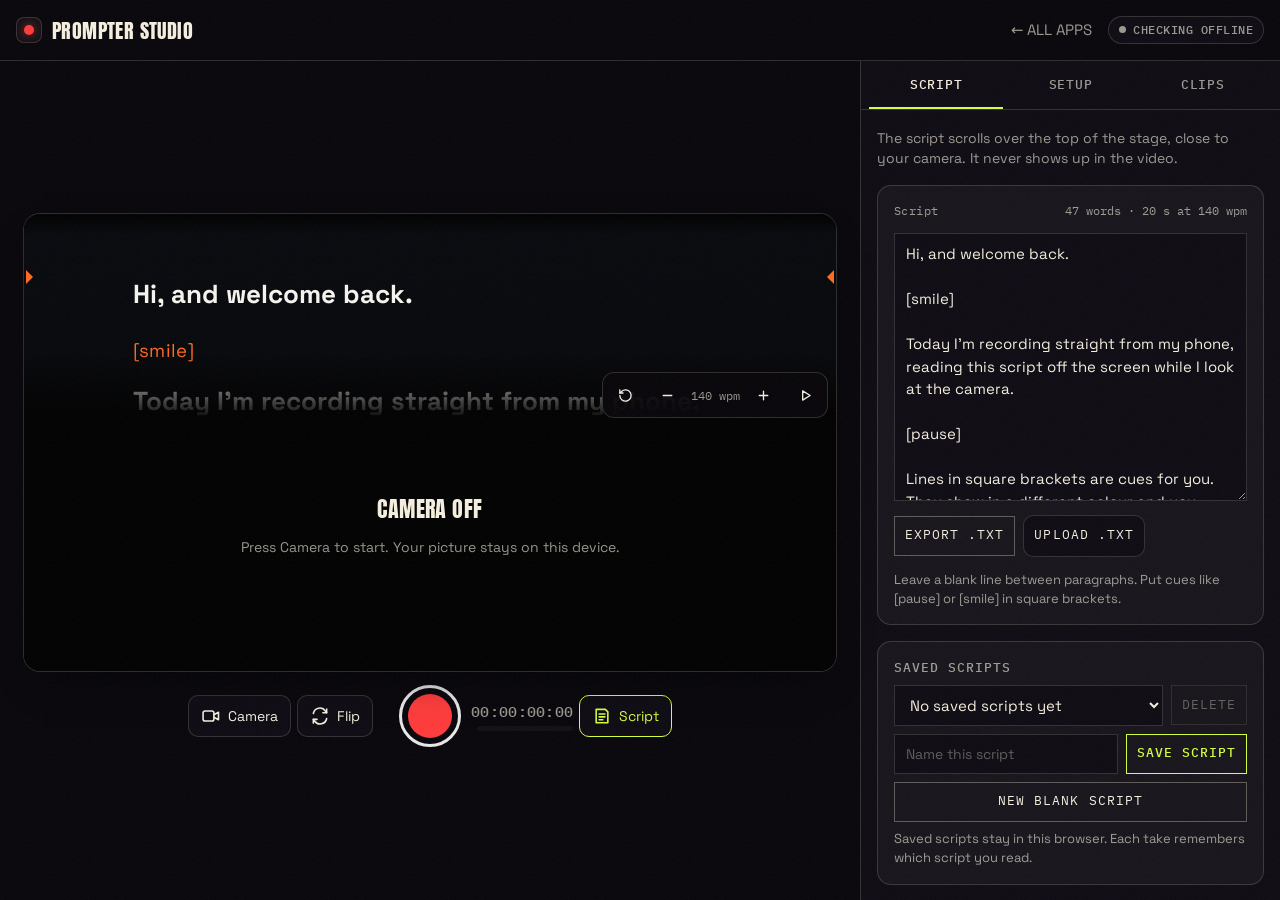
<file: teleprompter/index.html>
<!doctype html>
<html lang="en">
<head>
<meta charset="utf-8">
<meta name="viewport" content="width=device-width, initial-scale=1, viewport-fit=cover">
<title>Prompter Studio</title>
<meta name="description" content="Record yourself on camera while reading a scrolling teleprompter script. Takes are stored on your device. Works offline after the first load.">
<meta name="theme-color" content="#08060B">
<link rel="manifest" href="manifest.webmanifest">
<link rel="icon" href="icon.svg" type="image/svg+xml">
<link rel="apple-touch-icon" href="icon-192.png">
<meta name="mobile-web-app-capable" content="yes">
<meta name="apple-mobile-web-app-capable" content="yes">
<meta name="apple-mobile-web-app-status-bar-style" content="black-translucent">
<link rel="stylesheet" href="../theme.css">
<style>

/* Same broadcast-desk layout as Avatar Studio: monitor left, tool rack right;
   on phones the stage fills the screen and panels open as a sheet. */
:root {
  --ink: var(--void);
  --desk: var(--panel-solid);
  --rack: rgba(245,239,223,0.04);
  --line: rgba(245,239,223,0.16);
  --fg: var(--paper);
  --muted: var(--paper-dim);
  --amber: var(--acid);
  --cue: var(--sunburst);
  --tally: #ff3b3b;
  --go: var(--acid);
  --f-display: var(--display);
  --f-body: var(--sans);
  --f-mono: var(--mono);
  --r: 0px;
  --ar: 16 / 9;
  --stage-max-h: 46svh;
  color-scheme: dark;
}
* { box-sizing: border-box; }
[hidden] { display: none !important; }
html, body { height: 100%; }
body {
  margin: 0;
  background: var(--ink);
  color: var(--fg);
  font: 15px/1.45 var(--f-body);
  -webkit-font-smoothing: antialiased;
  -webkit-tap-highlight-color: transparent;
}
button, input, select, textarea { font: inherit; color: inherit; }
button { cursor: pointer; }
:focus-visible { outline: 2px solid var(--amber); outline-offset: 2px; }
.sr { position: absolute; width: 1px; height: 1px; overflow: hidden; clip: rect(0 0 0 0); white-space: nowrap; }
svg.i { width: 20px; height: 20px; fill: none; stroke: currentColor; stroke-width: 1.9; stroke-linecap: round; stroke-linejoin: round; flex: none; }

/* ---------- top bar ---------- */
.bar {
  display: flex; align-items: center; gap: 12px; flex-wrap: wrap;
  padding-top: max(10px, env(safe-area-inset-top));
  padding-bottom: 10px;
  padding-left: max(16px, env(safe-area-inset-left));
  padding-right: max(16px, env(safe-area-inset-right));
  background: var(--ink);
  border-bottom: 1px solid var(--line);
}
.brand { display: flex; align-items: center; gap: 10px; font-family: var(--f-display); font-weight: 400; text-transform: uppercase; letter-spacing: 0.02em; font-size: 20px; margin-right: auto; }
.brand-mark { width: 26px; height: 26px; border-radius: 0; background: var(--rack); border: 1px solid var(--line); display: grid; place-items: center; }
.brand-mark i { width: 10px; height: 10px; border-radius: 50%; background: var(--tally); box-shadow: 0 0 10px rgba(255,59,59,0.6); }
.chips { display: flex; gap: 6px; flex-wrap: wrap; }
.chip {
  display: inline-flex; align-items: center; gap: 7px;
  padding: 4px 10px; border-radius: 0;
  background: var(--desk); border: 1px solid var(--line);
  font-family: var(--f-mono); font-weight: 500; font-size: 12px; letter-spacing: 0.04em; text-transform: uppercase;
  color: var(--muted); white-space: nowrap;
}
.chip::before { content: ""; width: 7px; height: 7px; border-radius: 50%; background: var(--muted); }
.chip[data-state="ok"] { color: var(--fg); }
.chip[data-state="ok"]::before { background: var(--go); }
.chip[data-state="warn"]::before { background: var(--amber); }
.chip[data-state="bad"]::before { background: var(--tally); }
.chip[data-state="busy"]::before { background: var(--amber); animation: blink 1s steps(2) infinite; }
@keyframes blink { 50% { opacity: 0.25; } }

/* ---------- desk layout ---------- */
.desk { display: block; }
.monitor {
  position: sticky; top: 0; z-index: 5;
  background: var(--ink);
  padding-left: max(12px, env(safe-area-inset-left));
  padding-right: max(12px, env(safe-area-inset-right));
  padding-top: max(10px, env(safe-area-inset-top));
  padding-bottom: 8px;
  border-bottom: 1px solid var(--line);
}
/* The wrap is as tall as the stage but as wide as the monitor, so the
   teleprompter can use the full width even when the video is portrait. */
.stage-wrap { position: relative; }
.stage {
  position: relative;
  aspect-ratio: var(--ar);
  width: min(100%, calc(var(--stage-max-h) * var(--ar)));
  max-width: 100%;
  margin-inline: auto;
  border-radius: var(--r);
  overflow: hidden;
  background: #000;
  box-shadow: 0 0 0 1px var(--line), 0 18px 40px -20px rgba(0,0,0,0.8);
}
#view { position: absolute; inset: 0; width: 100%; height: 100%; display: block; }
#view.mirror { transform: scaleX(-1); }
.stage-empty { position: absolute; inset: 0; z-index: 2; display: grid; place-items: center; align-content: end; padding-bottom: 14% !important; gap: 12px; padding: 16px; text-align: center; color: var(--muted); font-size: 14px; }
.stage-empty strong { font-family: var(--f-display); font-weight: 400; text-transform: uppercase; letter-spacing: 0.02em; font-size: 22px; color: var(--fg); }
.stage-chip { position: absolute; z-index: 6; pointer-events: none; background: rgba(8,6,11,0.74); backdrop-filter: blur(6px); }
#camChip { left: 8px; bottom: 8px; }
#tally { right: 8px; top: 8px; }
.tally { background: var(--tally) !important; color: #fff !important; border-color: transparent !important; }
.tally::before { background: #fff !important; animation: blink 1s steps(2) infinite; }
.countdown {
  position: absolute; inset: 0; z-index: 7; display: grid; place-items: center;
  background: rgba(8,6,11,0.45);
  font-family: var(--f-display); font-weight: 400;
  font-size: clamp(64px, 16vh, 200px); color: #fff; text-shadow: 0 6px 30px rgba(0,0,0,0.6);
}

/* ---------- teleprompter overlay ---------- */
.prompter { position: absolute; left: 0; right: 0; top: 0; height: max(46%, 170px); max-height: 100%; z-index: 3; border-radius: var(--r); overflow: hidden; }
.prompter[data-pos="full"] { height: 100%; }
.prompter-view {
  position: absolute; inset: 0; overflow: hidden;
  background: linear-gradient(rgba(8,10,15,0.88), rgba(8,10,15,0.74));
  container-type: size;
  -webkit-mask-image: linear-gradient(transparent 0, #000 10%, #000 66%, transparent 98%);
  mask-image: linear-gradient(transparent 0, #000 10%, #000 66%, transparent 98%);
  cursor: pointer;
}
.prompter-text {
  max-width: 26em;
  margin-inline: auto;
  padding: 30cqh max(16px, 5%) 70cqh;
  font-family: var(--f-body); font-weight: 700;
  font-size: var(--pfs, 26px); line-height: 1.36;
  color: #f6f4ee; text-wrap: pretty;
  will-change: transform;
}
.prompter-text p { margin: 0 0 0.7em; }
.prompter-text .cue { color: var(--cue); font-weight: 400; font-size: 0.72em; letter-spacing: 0.02em; }
.prompter[data-mirror="true"] .prompter-text { transform-origin: center; scale: -1 1; }
.reading-line { position: absolute; left: 0; right: 0; top: 30%; height: 0; pointer-events: none; }
.reading-line::before, .reading-line::after {
  content: ""; position: absolute; top: -7px; border: 7px solid transparent;
}
.reading-line::before { left: 2px; border-left-color: var(--cue); }
.reading-line::after { right: 2px; border-right-color: var(--cue); }
.prompter-ctrl {
  position: absolute; right: 8px; bottom: 6px; z-index: 3;
  display: flex; align-items: center; gap: 2px;
  padding: 2px; border-radius: 0;
  background: rgba(8,6,11,0.9); border: 1px solid var(--line);
}
.prompter-ctrl button { width: 30px; height: 30px; border-radius: 50%; border: 0; background: transparent; display: grid; place-items: center; color: var(--fg); }
.prompter-ctrl svg.i { width: 17px; height: 17px; }
.prompter-ctrl button:hover { background: var(--rack); }
.prompter-ctrl output { font-family: var(--f-mono); font-size: 12px; color: var(--muted); min-width: 52px; text-align: center; font-variant-numeric: tabular-nums; }

/* ---------- transport ---------- */
.transport {
  display: grid; grid-template-columns: 1fr auto 1fr; align-items: center; gap: 10px;
  max-width: 760px; margin: 10px auto 0;
}
.t-left, .t-right { display: flex; align-items: center; gap: 6px; }
.t-right { justify-content: flex-end; }
.tbtn {
  display: inline-flex; align-items: center; gap: 7px;
  height: 40px; padding: 0 12px; border-radius: 0;
  background: var(--desk); border: 1px solid var(--line); color: var(--fg);
  font-size: 14px;
}
.tbtn:hover { border-color: #3a4560; }
.tbtn[aria-pressed="true"] { border-color: var(--amber); color: var(--amber); }
.rec {
  width: 62px; height: 62px; border-radius: 50%;
  border: 3px solid #e8e8ea; background: transparent; padding: 0;
  display: grid; place-items: center;
}
.rec i { width: 44px; height: 44px; border-radius: 50%; background: var(--tally); transition: all 0.18s ease; }
.rec[aria-pressed="true"] i { width: 24px; height: 24px; border-radius: 0; }
.rec[aria-pressed="true"] { border-color: var(--tally); box-shadow: 0 0 0 6px rgba(255,59,59,0.18); }
.tc-wrap { display: flex; flex-direction: column; align-items: flex-end; gap: 4px; }
.tc { font-family: var(--f-mono); font-weight: 500; font-size: 15px; font-variant-numeric: tabular-nums; letter-spacing: 0.02em; color: var(--muted); }
.tc[data-live="true"] { color: var(--fg); }
.meter { width: 96px; height: 5px; border-radius: 0; background: var(--rack); overflow: hidden; }
.meter i { display: block; height: 100%; width: 0%; background: linear-gradient(90deg, var(--go) 0 70%, var(--amber) 70% 90%, var(--tally) 90%); background-size: 96px 100%; transition: width 60ms linear; }

/* ---------- rack ---------- */
.rack { background: var(--desk); min-width: 0; }
.tabs {
  display: grid; grid-template-columns: repeat(3, 1fr);
  position: sticky; top: var(--monitor-h, 0px); z-index: 4;
  background: var(--desk); border-bottom: 1px solid var(--line);
  padding-left: max(8px, env(safe-area-inset-left));
  padding-right: max(8px, env(safe-area-inset-right));
}
.tab {
  border: 0; background: none; padding: 13px 4px 11px;
  font-family: var(--f-mono); font-weight: 500; font-size: 13px; letter-spacing: 0.06em; text-transform: uppercase;
  color: var(--muted); border-bottom: 2px solid transparent;
}
.tab[aria-selected="true"] { color: var(--fg); border-bottom-color: var(--amber); }
.tab .n { font-family: var(--f-mono); font-size: 11px; color: var(--amber); margin-left: 4px; }
.pane {
  padding-top: 14px;
  padding-bottom: calc(40px + env(safe-area-inset-bottom));
  padding-left: max(16px, env(safe-area-inset-left));
  padding-right: max(16px, env(safe-area-inset-right));
  display: grid; gap: 14px; align-content: start;
}
.pane-intro { margin: 0; color: var(--muted); font-size: 14px; max-width: 60ch; }
h2.label, .sec > summary {
  font-family: var(--f-mono); font-weight: 500; text-transform: uppercase; letter-spacing: 0.08em; font-size: 12.5px;
  color: var(--muted); margin: 0;
}
.group { display: grid; gap: 12px; padding: 14px; border-radius: var(--r); background: var(--rack); border: 1px solid var(--line); }
.row { display: flex; flex-wrap: wrap; gap: 8px; align-items: center; }

.btn {
  display: inline-flex; align-items: center; justify-content: center; gap: 7px;
  height: 38px; padding: 0 13px; border-radius: 0;
  background: var(--desk); border: 1px solid var(--line); color: var(--fg); font-size: 14px; white-space: nowrap;
}
.btn:hover { border-color: #3a4560; }
label.btn { font-family: var(--mono); font-size: 12px; letter-spacing: .08em; text-transform: uppercase; }
.btn.primary { background: var(--amber); color: var(--void); border-color: transparent; font-weight: 700; }
.btn.danger { color: #ff8a8a; }
.btn.danger[data-armed="true"] { background: var(--tally); color: #fff; border-color: transparent; }
.btn.small { height: 32px; padding: 0 10px; font-size: 13px; }
input[type="text"], select, textarea {
  width: 100%; min-width: 0; border-radius: 0; border: 1px solid var(--line); background: var(--desk);
  padding: 9px 11px;
}
textarea { resize: vertical; line-height: 1.5; }

/* looks */
.looks { display: flex; flex-wrap: wrap; gap: 6px; }
.look-chip { display: inline-flex; align-items: center; border-radius: 0; border: 1px solid var(--line); background: var(--desk); overflow: hidden; }
.look-chip button { border: 0; background: none; padding: 6px 12px; font-size: 13.5px; }
.look-chip button + button { padding: 6px 10px 6px 4px; color: var(--muted); }
.look-chip.user { border-style: dashed; }

/* editor sections */
.sec { border-radius: var(--r); background: var(--rack); border: 1px solid var(--line); }
.sec > summary { list-style: none; padding: 14px; display: flex; justify-content: space-between; align-items: center; cursor: pointer; color: var(--fg); }
.sec > summary::-webkit-details-marker { display: none; }
.sec > summary::after { content: ""; width: 8px; height: 8px; border-right: 2px solid var(--muted); border-bottom: 2px solid var(--muted); transform: rotate(45deg) translateY(-3px); transition: transform 0.15s; }
.sec[open] > summary::after { transform: rotate(225deg) translateY(-1px); }
.fields { display: grid; gap: 16px; padding: 2px 14px 16px; }
.field { display: grid; gap: 8px; min-width: 0; }
.field-head { display: flex; justify-content: space-between; align-items: baseline; gap: 8px; font-size: 14px; }
.field-head output { font-family: var(--f-mono); font-size: 12px; color: var(--muted); font-variant-numeric: tabular-nums; }
.opts { display: flex; flex-wrap: wrap; gap: 6px; }
.opt { border-radius: 0; border: 1px solid var(--line); background: var(--desk); padding: 6px 12px; font-size: 13.5px; }
.opt[aria-pressed="true"] { border-color: var(--amber); background: rgba(212,255,63,0.12); color: var(--acid); }
.swatches { display: flex; flex-wrap: wrap; gap: 7px; align-items: center; }
.sw { width: 30px; height: 30px; border-radius: 50%; border: 2px solid rgba(255,255,255,0.12); padding: 0; }
.sw[aria-pressed="true"] { box-shadow: 0 0 0 2px var(--rack), 0 0 0 4px var(--amber); }
.sw-custom { position: relative; width: 30px; height: 30px; border-radius: 50%; border: 2px dashed var(--muted); display: grid; place-items: center; color: var(--muted); font-size: 18px; line-height: 1; overflow: hidden; }
.sw-custom input { position: absolute; inset: -8px; opacity: 0; cursor: pointer; }
input[type="range"] { width: 100%; accent-color: var(--amber); }
.switch { display: flex; justify-content: space-between; align-items: center; gap: 12px; font-size: 14px; cursor: pointer; }
.switch input { appearance: none; -webkit-appearance: none; width: 42px; height: 24px; border-radius: 0; background: var(--line); position: relative; flex: none; margin: 0; cursor: pointer; transition: background 0.15s; }
.switch input::after { content: ""; position: absolute; top: 3px; left: 3px; width: 18px; height: 18px; border-radius: 50%; background: #cfd5e1; transition: transform 0.15s; }
.switch input:checked { background: var(--amber); }
.switch input:checked::after { transform: translateX(18px); background: var(--void); }
.live { height: 4px; background: var(--line); overflow: hidden; }
.live i { display: block; height: 100%; width: 0; background: var(--acid); transition: width 80ms linear; }
.tune { display: grid; gap: 14px; }
.custom-size { display: grid; grid-template-columns: 1fr 1fr; gap: 10px; }
.custom-size label { display: grid; gap: 6px; }
.hint { margin: 0; color: var(--muted); font-size: 13px; }
.kv { display: grid; grid-template-columns: auto 1fr; gap: 6px 14px; font-size: 14px; }
.kv dt { color: var(--muted); }
.kv dd { margin: 0; text-align: right; font-variant-numeric: tabular-nums; }

/* clips */
.clips { display: grid; gap: 12px; }
.clip { display: grid; grid-template-columns: 112px 1fr; gap: 12px; padding: 10px; border-radius: var(--r); background: var(--rack); border: 1px solid var(--line); min-width: 0; }
.clip-thumb { width: 112px; aspect-ratio: 16 / 10; object-fit: cover; border-radius: 0; background: #000; display: block; }
.clip-body { min-width: 0; display: grid; gap: 6px; align-content: start; }
.clip-title { font-family: var(--f-display); font-weight: 700; font-stretch: 100%; font-size: 15px; }
.clip-meta { font-family: var(--f-mono); font-size: 12px; color: var(--muted); font-variant-numeric: tabular-nums; }
.clip video { grid-column: 1 / -1; width: 100%; border-radius: 0; background: #000; max-height: 60svh; }
.empty { padding: 26px 16px; text-align: center; color: var(--muted); border: 1px dashed var(--line); border-radius: var(--r); }
.empty strong { display: block; color: var(--fg); font-family: var(--f-display); font-size: 16px; margin-bottom: 4px; }
.banner { display: grid; gap: 8px; padding: 12px 14px; border-radius: var(--r); background: rgba(212,255,63,0.1); border: 1px solid rgba(212,255,63,0.35); }

/* toast */
.toast {
  position: fixed; left: 50%; bottom: calc(18px + env(safe-area-inset-bottom)); transform: translateX(-50%);
  z-index: 50; width: min(92vw, 460px);
  display: flex; gap: 10px; align-items: center;
  padding: 12px 14px; border-radius: 0;
  background: #222a3b; border: 1px solid #34405a; color: var(--fg);
  box-shadow: 0 16px 40px -10px rgba(0,0,0,0.7);
  font-size: 14px;
}
.toast p { margin: 0; flex: 1; }

/* wide screens: monitor left, rack right */
@media (min-width: 900px) {
  :root { --stage-max-h: calc(100svh - 200px); }
  body { overflow: hidden; }
  .app { height: 100%; display: grid; grid-template-rows: auto 1fr; }
  .desk { display: grid; grid-template-columns: minmax(0, 1fr) 400px; min-height: 0; }
  .monitor { position: static; border-bottom: 0; display: grid; align-content: center; padding: 18px 24px; }
  .rack { border-left: 1px solid var(--line); overflow-y: auto; min-height: 0; }
  .tabs { top: 0; }
}
/* phones and tablets: the stage fills the screen, tabs sit at the bottom,
   panels open as a sheet over the lower part of the stage */
.sheet-close { display: none; }
@media (max-width: 899px) {
  :root { --tabs-h: calc(50px + env(safe-area-inset-bottom)); --sheet-h: 52svh; --stage-max-h: calc(100svh - 262px - env(safe-area-inset-top) - env(safe-area-inset-bottom)); }
  body.sheet-open { --stage-max-h: calc(100svh - var(--sheet-h) - var(--tabs-h) - 112px - env(safe-area-inset-top)); }
  body { overflow: hidden; }
  .bar { padding-top: max(6px, env(safe-area-inset-top)); padding-bottom: 6px; gap: 8px; }
  .brand { font-size: 17px; }
  .chips .chip { font-size: 10px; padding: 2px 7px; }
  .stage { transition: width .2s; }
  .monitor { position: static; border-bottom: 0; padding-top: 8px; }
  .transport { margin-top: 12px; }
  .rec { width: 72px; height: 72px; }
  .rec i { width: 52px; height: 52px; }
  .rack { position: static; }
  .tabs {
    position: fixed; left: 0; right: 0; bottom: 0; top: auto; z-index: 30;
    border-bottom: 0; border-top: 1px solid var(--line);
    padding-bottom: env(safe-area-inset-bottom);
  }
  .tab { padding: 15px 4px 14px; }
  body:not(.sheet-open) .tab[aria-selected="true"] { color: var(--muted); border-bottom-color: transparent; }
  .pane {
    position: fixed; left: 0; right: 0; bottom: var(--tabs-h); z-index: 25;
    height: var(--sheet-h); overflow-y: auto; overscroll-behavior: contain;
    background: var(--panel-solid); border-top: 1px solid var(--line-strong);
    box-shadow: 0 -18px 40px -12px rgba(0,0,0,0.8);
    padding-top: 30px; padding-bottom: 24px;
  }
  body:not(.sheet-open) .pane { display: none !important; }
  .sheet-close {
    display: none; position: fixed; left: 0; right: 0; z-index: 26; height: 26px;
    bottom: calc(var(--tabs-h) + var(--sheet-h) - 26px); border: 0; background: transparent; padding: 0;
  }
  .sheet-close span { display: block; width: 44px; height: 4px; margin: 0 auto; background: var(--line-strong); }
  body.sheet-open .sheet-close { display: block; }
  body.sheet-open .prompter, body.sheet-open #camChip { display: none; }
}
@media (max-width: 480px) {
  .tbtn .lbl { position: absolute; width: 1px; height: 1px; overflow: hidden; clip: rect(0 0 0 0); }
  .tbtn { padding: 0 10px; }
  .meter { width: 64px; }
  .clip { grid-template-columns: 92px 1fr; }
  .clip-thumb { width: 92px; }
}
@media (prefers-reduced-motion: reduce) {
  *, *::before, *::after { animation: none !important; transition: none !important; }
}

/* Easier to scan and operate, especially on touch screens. */
:root { --r: 14px; }
.bar { min-height: 58px; gap: 14px; }
.brand-mark { border-radius: 8px; }
.chip { border-radius: 999px; }
.stage { border-radius: 16px; }
.stage-chip { border-radius: 999px; }
.prompter { border-radius: 12px; }
.prompter-ctrl { border-radius: 12px; }
.prompter-ctrl button { width: 40px; height: 40px; border-radius: 9px; }
.transport { margin-top: 14px; }
.tbtn, .btn, .opt { border-radius: 10px; min-height: 42px; transition: border-color .15s ease, background-color .15s ease, color .15s ease; }
.tab { min-height: 48px; }
.group { border-radius: 14px; padding: 16px; gap: 14px; }
.group > summary.label { cursor: pointer; list-style: none; display: flex; align-items: center; justify-content: space-between; min-height: 24px; color: var(--fg); }
.group > summary.label::-webkit-details-marker { display: none; }
.group > summary.label::after { content: ""; width: 8px; height: 8px; flex: none; border-right: 2px solid var(--muted); border-bottom: 2px solid var(--muted); transform: rotate(45deg) translateY(-2px); transition: transform .15s ease; }
.group[open] > summary.label::after { transform: rotate(225deg) translateY(-1px); }
.sec { border-radius: 12px; overflow: clip; }
.look-chip { border-radius: 999px; }
.look-chip button { min-height: 40px; padding-inline: 14px; }
.look-chip button + button { min-width: 40px; padding-inline: 10px; }
.sw { width: 34px; height: 34px; }
.sw-custom { width: 34px; height: 34px; border-radius: 50%; }
.switch input { border-radius: 999px; }
.clip { border-radius: 12px; }
.clip-thumb { border-radius: 8px; }
.empty, .banner, .toast { border-radius: 12px; }
.meter { border-radius: 999px; }
.meter i { transition-duration: 100ms; }

@media (min-width: 900px) {
  .desk { grid-template-columns: minmax(0, 1fr) 420px; }
  .pane { gap: 16px; padding-top: 18px; }
}
@media (max-width: 899px) {
  .tab { min-height: 54px; }
  body.sheet-open .pane { border-radius: 18px 18px 0 0; }
  body.sheet-open .tab[aria-selected="true"] { background: rgba(212,255,63,0.08); }
  .pane { padding-inline: max(18px, env(safe-area-inset-left)) max(18px, env(safe-area-inset-right)); }
}
@media (max-width: 480px) {
  .bar { min-height: 52px; }
  .chips { gap: 4px; }
  .chips .chip { letter-spacing: 0; }
  .group { padding: 14px; }
  .prompter-ctrl { gap: 1px; }
  .prompter-ctrl button { width: 36px; height: 36px; }
}

/* script library and clip renaming */
.script-lib { display: grid; gap: 8px; }
.clip-title input { width: 100%; padding: 4px 8px; font-size: 14px; }
</style>
</head>
<body>
<svg width="0" height="0" style="position:absolute" aria-hidden="true">
  <symbol id="i-cam" viewBox="0 0 24 24"><rect x="2.5" y="6" width="13" height="12" rx="2.5"/><path d="M15.5 10.5 21 7.5v9l-5.5-3"/></symbol>
  <symbol id="i-flip" viewBox="0 0 24 24"><path d="M4 9a8 8 0 0 1 14.5-3L20 8"/><path d="M20 3.5V8h-4.5"/><path d="M20 15a8 8 0 0 1-14.5 3L4 16"/><path d="M4 20.5V16h4.5"/></symbol>
  <symbol id="i-script" viewBox="0 0 24 24"><path d="M5 4h11l3 3v13H5z"/><path d="M8.5 9.5h7M8.5 13h7M8.5 16.5h4.5"/></symbol>
  <symbol id="i-play" viewBox="0 0 24 24"><path d="M8 5.5v13l10.5-6.5z"/></symbol>
  <symbol id="i-pause" viewBox="0 0 24 24"><path d="M8 5.5v13M16 5.5v13"/></symbol>
  <symbol id="i-restart" viewBox="0 0 24 24"><path d="M4 12a8 8 0 1 0 2.4-5.7L4 8.5"/><path d="M4 4v4.5h4.5"/></symbol>
  <symbol id="i-minus" viewBox="0 0 24 24"><path d="M6 12h12"/></symbol>
  <symbol id="i-plus" viewBox="0 0 24 24"><path d="M6 12h12M12 6v12"/></symbol>
  <symbol id="i-down" viewBox="0 0 24 24"><path d="M12 4v11M7 10.5l5 5 5-5M5 20h14"/></symbol>
  <symbol id="i-share" viewBox="0 0 24 24"><path d="M12 15V4M7.5 8.5 12 4l4.5 4.5M5 12v8h14v-8"/></symbol>
</svg>

<div class="app">
  <div class="grain"></div>
  <header class="bar">
    <div class="brand"><span class="brand-mark" aria-hidden="true"><i></i></span>Prompter Studio</div>
    <a class="back" href="../index.html">← ALL APPS</a>
    <div class="chips" aria-live="polite">
      <span class="chip" id="offlineChip" data-state="">Checking offline</span>
    </div>
  </header>

  <main class="desk">
    <section class="monitor" aria-label="Stage">
      <div class="stage-wrap">
        <div class="stage" id="stage">
          <canvas id="view" width="1280" height="720" aria-label="Camera preview"></canvas>
          <div class="stage-empty" id="stageEmpty">
            <strong>Camera off</strong>
            <span>Press Camera to start. Your picture stays on this device.</span>
          </div>
          <span class="chip stage-chip" id="camChip" data-state="" hidden></span>
          <span class="chip stage-chip tally" id="tally" hidden>Rec</span>
          <div class="countdown" id="countdown" hidden></div>
        </div>
        <div class="prompter" id="prompter" data-pos="top">
          <div class="prompter-view" id="prompterView" title="Tap to start or pause the script">
            <div class="prompter-text" id="prompterText"></div>
          </div>
          <div class="reading-line" aria-hidden="true"></div>
          <div class="prompter-ctrl">
            <button type="button" id="pRestart" aria-label="Back to the start"><svg class="i"><use href="#i-restart"/></svg></button>
            <button type="button" id="pSlower" aria-label="Slower"><svg class="i"><use href="#i-minus"/></svg></button>
            <output id="pWpm">140 wpm</output>
            <button type="button" id="pFaster" aria-label="Faster"><svg class="i"><use href="#i-plus"/></svg></button>
            <button type="button" id="pPlay" aria-label="Start scrolling"><svg class="i"><use href="#i-play"/></svg></button>
          </div>
        </div>
      </div>

      <div class="transport">
        <div class="t-left">
          <button type="button" class="tbtn" id="camBtn" aria-pressed="false"><svg class="i"><use href="#i-cam"/></svg><span class="lbl">Camera</span></button>
          <button type="button" class="tbtn" id="flipBtn" title="Switch between front and back camera"><svg class="i"><use href="#i-flip"/></svg><span class="lbl">Flip</span></button>
        </div>
        <button type="button" class="rec" id="recBtn" aria-pressed="false" aria-label="Start recording"><i></i></button>
        <div class="t-right">
          <div class="tc-wrap">
            <span class="tc" id="timecode" aria-label="Recording time">00:00:00:00</span>
            <span class="meter" title="Microphone level"><i id="meter"></i></span>
          </div>
          <button type="button" class="tbtn" id="promptBtn" aria-pressed="true"><svg class="i"><use href="#i-script"/></svg><span class="lbl">Script</span></button>
        </div>
      </div>
    </section>

    <aside class="rack">
      <button type="button" class="sheet-close" id="sheetClose" aria-label="Close panel" aria-expanded="false"><span></span></button>
      <nav class="tabs" role="tablist" aria-label="Panels">
        <button class="tab" role="tab" id="tab-prompter" aria-controls="pane-prompter" aria-selected="true">Script</button>
        <button class="tab" role="tab" id="tab-setup" aria-controls="pane-setup" aria-selected="false">Setup</button>
        <button class="tab" role="tab" id="tab-clips" aria-controls="pane-clips" aria-selected="false">Clips<span class="n" id="clipCount"></span></button>
      </nav>

      <!-- SCRIPT -->
      <section class="pane" id="pane-prompter" role="tabpanel" aria-labelledby="tab-prompter">
        <p class="pane-intro">The script scrolls over the top of the stage, close to your camera. It never shows up in the video.</p>
        <div class="group">
          <div class="field-head"><label for="scriptInput">Script</label><output id="scriptStats"></output></div>
          <textarea id="scriptInput" rows="11" spellcheck="true"></textarea>
          <div class="row">
            <button type="button" class="btn small" id="exportScriptBtn">Export .txt</button>
            <label class="btn small" for="scriptFile">Upload .txt</label>
            <input type="file" id="scriptFile" accept=".txt,text/plain" hidden>
          </div>
          <p class="hint">Leave a blank line between paragraphs. Put cues like [pause] or [smile] in square brackets.</p>
        </div>
        <div class="group script-lib">
          <h2 class="label">Saved scripts</h2>
          <div class="row">
            <select id="scriptPick" aria-label="Saved scripts" style="flex:1 1 160px"></select>
            <button type="button" class="btn small danger" id="deleteScriptBtn" disabled>Delete</button>
          </div>
          <div class="row">
            <input type="text" id="scriptName" placeholder="Name this script" maxlength="48" style="flex:1 1 140px" aria-label="Script name">
            <button type="button" class="btn small primary" id="saveScriptBtn">Save script</button>
          </div>
          <button type="button" class="btn small" id="newScriptBtn">New blank script</button>
          <p class="hint">Saved scripts stay in this browser. Each take remembers which script you read.</p>
        </div>
        <div class="group">
          <div class="field">
            <div class="field-head"><label for="wpm">Speed</label><output id="wpmOut"></output></div>
            <input type="range" id="wpm" min="80" max="220" step="5">
            <p class="hint">Most people speak at about 130 to 150 words a minute on camera.</p>
          </div>
          <div class="field">
            <div class="field-head"><label for="promptSize">Text size</label><output id="promptSizeOut"></output></div>
            <input type="range" id="promptSize" min="16" max="56" step="1">
          </div>
          <div class="field">
            <div class="field-head"><span id="posLabel">Position</span></div>
            <div class="opts" role="group" aria-labelledby="posLabel">
              <button type="button" class="opt" data-pos="top">Top of stage</button>
              <button type="button" class="opt" data-pos="full">Full stage</button>
            </div>
          </div>
          <label class="switch">Start scrolling when recording starts<input type="checkbox" id="promptAuto"></label>
          <label class="switch">Mirror the text (for prompter glass)<input type="checkbox" id="promptMirror"></label>
        </div>
        <p class="hint">Shortcuts on a keyboard: Space starts or pauses the script, R starts or stops recording.</p>
      </section>

      <!-- SETUP -->
      <section class="pane" id="pane-setup" role="tabpanel" aria-labelledby="tab-setup" hidden>
        <div class="group">
          <h2 class="label">Performance</h2>
          <label class="switch">Lite mode<input type="checkbox" id="lite"></label>
          <p class="hint">For phones that lag. Records at up to 480p, 30 fps and 2.5 Mbps. On by default on phones.</p>
        </div>
        <div class="group">
          <h2 class="label">Camera and microphone</h2>
          <div class="field"><label for="camSelect">Camera</label><select id="camSelect"><option value="">Front camera</option></select></div>
          <div class="field"><label for="micSelect">Microphone</label><select id="micSelect"><option value="">Default microphone</option></select></div>
          <label class="switch">Mirror the preview<input type="checkbox" id="mirrorPreview"></label>
          <label class="switch">Mirror the recorded video<input type="checkbox" id="flipRec"></label>
          <p class="hint">The preview is mirrored like a bathroom mirror so it feels natural. The video is saved the right way round, so text behind you reads correctly. Mirroring only applies to the front camera.</p>
        </div>
        <div class="group">
          <h2 class="label">Recording</h2>
          <div class="field"><div class="field-head"><span id="fmtLabel">Format</span></div>
            <div class="opts" role="group" aria-labelledby="fmtLabel" id="formatOpts">
              <button type="button" class="opt" data-format="landscape">16:9</button>
              <button type="button" class="opt" data-format="portrait">9:16</button>
              <button type="button" class="opt" data-format="square">1:1</button>
              <button type="button" class="opt" data-format="classic">4:3</button>
              <button type="button" class="opt" data-format="tall">4:5</button>
              <button type="button" class="opt" data-format="custom">Custom</button>
            </div>
          </div>
          <div class="field"><div class="field-head"><span id="sizeLabel">Size</span><output id="sizeInfo"></output></div>
            <div class="opts" role="group" aria-labelledby="sizeLabel" id="sizeOpts">
              <button type="button" class="opt" data-size="480">480p</button>
              <button type="button" class="opt" data-size="720">720p</button>
              <button type="button" class="opt" data-size="1080">1080p</button>
              <button type="button" class="opt" data-size="1440">1440p</button>
              <button type="button" class="opt" data-size="2160">4K</button>
            </div>
            <div class="custom-size" id="customSize" hidden>
              <label>Width <input type="number" id="customW" min="240" max="3840" step="2" inputmode="numeric"></label>
              <label>Height <input type="number" id="customH" min="240" max="3840" step="2" inputmode="numeric"></label>
            </div>
          </div>
          <p class="hint">The camera picture is cropped from the centre to fit the format. A size bigger than your camera gives can't add detail.</p>
          <div class="field"><div class="field-head"><span id="fpsLabel">Frame rate</span></div>
            <div class="opts" role="group" aria-labelledby="fpsLabel" id="fpsOpts">
              <button type="button" class="opt" data-fps="24">24</button>
              <button type="button" class="opt" data-fps="25">25</button>
              <button type="button" class="opt" data-fps="30">30</button>
              <button type="button" class="opt" data-fps="50">50</button>
              <button type="button" class="opt" data-fps="60">60</button>
            </div>
          </div>
          <div class="field"><div class="field-head"><label for="vbitrate">Video bitrate</label><output id="vbitrateOut"></output></div><input type="range" id="vbitrate" min="1" max="25" step="0.5"></div>
          <div class="field"><div class="field-head"><span id="abLabel">Audio bitrate</span></div>
            <div class="opts" role="group" aria-labelledby="abLabel" id="abitrateOpts">
              <button type="button" class="opt" data-abitrate="64">64k</button>
              <button type="button" class="opt" data-abitrate="96">96k</button>
              <button type="button" class="opt" data-abitrate="128">128k</button>
              <button type="button" class="opt" data-abitrate="192">192k</button>
              <button type="button" class="opt" data-abitrate="256">256k</button>
            </div>
          </div>
          <div class="field"><label for="mimeSelect">File type and codec</label><select id="mimeSelect"></select></div>
          <p class="hint">Big sizes, 60 fps and high bitrates make large files and can drop frames on slow phones. 4K and 1440p only work where the browser and camera allow them.</p>
          <div class="field"><div class="field-head"><span id="cdLabel">Countdown</span></div>
            <div class="opts" role="group" aria-labelledby="cdLabel" id="countdownOpts">
              <button type="button" class="opt" data-countdown="0">Off</button>
              <button type="button" class="opt" data-countdown="3">3 s</button>
              <button type="button" class="opt" data-countdown="5">5 s</button>
            </div>
          </div>
          <label class="switch">Record microphone audio<input type="checkbox" id="recordMic"></label>
          <label class="switch">Echo cancellation<input type="checkbox" id="echoCancel"></label>
          <label class="switch">Noise suppression<input type="checkbox" id="noiseSuppress"></label>
          <label class="switch">Automatic mic volume<input type="checkbox" id="autoGain"></label>
          <dl class="kv"><dt>File type</dt><dd id="mimeInfo">–</dd></dl>
        </div>
        <div class="group">
          <h2 class="label">Saving</h2>
          <label class="switch">Also download each take when it finishes<input type="checkbox" id="autoDownload"></label>
          <p class="hint">Every take is stored in the app (Clips tab) as it records. Turn this on to get a copy in your Downloads as well.</p>
        </div>
        <div class="group">
          <h2 class="label">Offline</h2>
          <dl class="kv">
            <dt>App files</dt><dd id="offApp">Checking…</dd>
            <dt>Storage used</dt><dd id="offStorage">–</dd>
          </dl>
          <p class="hint">After one visit with internet, everything here works without a connection. On iPhone, add the app to your Home Screen so Safari keeps its files.</p>
        </div>
      </section>

      <!-- CLIPS -->
      <section class="pane" id="pane-clips" role="tabpanel" aria-labelledby="tab-clips" hidden>
        <div id="recovery"></div>
        <div class="clips" id="clipList"></div>
        <p class="hint" id="clipStorage"></p>
      </section>
    </aside>
  </main>
</div>

<div class="toast" id="toast" role="status" aria-live="polite" hidden><p id="toastMsg"></p><button type="button" class="btn small" id="toastAction" hidden></button></div>

<script type="module" src="app.js"></script>
</body>
</html>
</file>
<file: theme.css>
/* Shared look for all small apps — matches rogue0015.github.io.
   Fonts are stored locally in /fonts so pages work offline and make no outside requests.
   Mobile-first: base rules are for phones; min-width queries add the larger-screen layout. */

@font-face{ font-family:'Anton'; font-weight:400; font-display:swap; src:url(fonts/anton-400.woff2) format('woff2'); }
@font-face{ font-family:'Space Grotesk'; font-weight:300 700; font-display:swap; src:url(fonts/spacegrotesk-var.woff2) format('woff2'); }
@font-face{ font-family:'IBM Plex Mono'; font-weight:400; font-display:swap; src:url(fonts/plexmono-400.woff2) format('woff2'); }
@font-face{ font-family:'IBM Plex Mono'; font-weight:500; font-display:swap; src:url(fonts/plexmono-500.woff2) format('woff2'); }
@font-face{ font-family:'IBM Plex Mono'; font-weight:600; font-display:swap; src:url(fonts/plexmono-600.woff2) format('woff2'); }

:root{
  --void:#08060B;
  --panel-glass:rgba(10,8,14,0.55);
  --panel-solid:#0E0B13;
  --sunburst:#FF6A1F;
  --acid:#D4FF3F;
  --magenta:#FF3D7F;
  --sigblue:#4DE1FF;
  --paper:#F5EFDF;
  --paper-dim:rgba(245,239,223,0.62);
  --line:rgba(245,239,223,0.16);
  --line-strong:rgba(245,239,223,0.32);
  --field:rgba(245,239,223,0.04);
  --mono:'IBM Plex Mono', ui-monospace, Consolas, monospace;
  --sans:'Space Grotesk', system-ui, sans-serif;
  --display:'Anton', Impact, sans-serif;
  --gutter:16px;
  --tap:44px;               /* minimum touch target */
  --field-size:16px;        /* 16px stops iOS zooming into inputs */
  color-scheme:dark;
}

*{ box-sizing:border-box; }
html{ background:var(--void); -webkit-text-size-adjust:100%; text-size-adjust:100%; }
body{
  margin:0; background:var(--void); color:var(--paper);
  font-family:var(--sans); font-size:15px; line-height:1.55;
  -webkit-font-smoothing:antialiased;
  -webkit-tap-highlight-color:transparent;
  overflow-x:clip;
  /* respect notches / rounded corners */
  padding-left:env(safe-area-inset-left); padding-right:env(safe-area-inset-right);
  /* soft colour glow, same palette as the portfolio */
  background-image:
    radial-gradient(circle at 85% -10%, rgba(77,225,255,0.10), transparent 40%),
    radial-gradient(circle at 0% 100%, rgba(255,61,127,0.08), transparent 35%);
  background-attachment:fixed;
}
::selection{ background:var(--acid); color:var(--void); }
a{ color:inherit; }
:focus-visible{ outline:2px solid var(--acid); outline-offset:3px; }
code{ font-family:var(--mono); font-size:.9em; color:var(--acid); }

/* film grain overlay */
.grain{
  position:fixed; inset:0; z-index:100; pointer-events:none; opacity:0.05;
  background-image:url("data:image/svg+xml,%3Csvg xmlns='http://www.w3.org/2000/svg' width='120' height='120'%3E%3Cfilter id='n'%3E%3CfeTurbulence type='fractalNoise' baseFrequency='0.9' numOctaves='2' stitchTiles='stitch'/%3E%3C/filter%3E%3Crect width='100%25' height='100%25' filter='url(%23n)'/%3E%3C/svg%3E");
}

/* ---------- type ---------- */
.display, h1{
  font-family:var(--display); font-weight:400; text-transform:uppercase;
  letter-spacing:0.01em; line-height:0.98; margin:0;
}
h1{ font-size:clamp(2.1rem, 10vw, 3.4rem); }
h1 .accent{ color:var(--sunburst); }
.mono{ font-family:var(--mono); }
.sub{ color:var(--paper-dim); margin:12px 0 0; max-width:60ch; }

/* small blue label with a rule, e.g. "— 01 / TOOLS" */
.tag{
  font-family:var(--mono); font-size:10.5px; letter-spacing:0.16em; text-transform:uppercase;
  color:var(--sigblue); display:flex; align-items:center; gap:10px; margin:0 0 14px;
}
.tag::before{ content:""; width:32px; height:1px; background:var(--sigblue); opacity:.7; flex:0 0 auto; }

/* top bar: live dot + name, back link (one row, even on small phones) */
.topbar{
  display:flex; justify-content:space-between; align-items:center; gap:12px;
  font-family:var(--mono); font-size:10px; letter-spacing:0.08em; color:var(--paper-dim);
  margin-bottom:28px; min-height:var(--tap);
}
.brandmark{ display:flex; align-items:center; gap:8px; text-decoration:none; min-width:0; white-space:nowrap; overflow:hidden; text-overflow:ellipsis; }
.brandmark .full{ display:none; }
@media (min-width:360px){ .brandmark .full{ display:inline; } }
@media (min-width:640px){ .topbar{ font-size:12px; letter-spacing:0.12em; margin-bottom:36px; } }
.brandmark .dotlive{
  width:7px; height:7px; border-radius:50%; background:var(--acid);
  box-shadow:0 0 8px 2px rgba(212,255,63,0.7);
  animation:blink 1.8s ease-in-out infinite;
}
@keyframes blink{ 0%,100%{opacity:1;} 50%{opacity:.25;} }
.back{
  display:inline-flex; align-items:center; min-height:var(--tap); padding:0 2px; flex:0 0 auto; white-space:nowrap;
  text-decoration:none; color:var(--paper-dim); transition:color .2s;
}
.back:active{ color:var(--acid); }
@media (hover:hover){ .back:hover{ color:var(--acid); text-decoration:underline; text-underline-offset:4px; } }

/* ---------- panels with acid corner ticks ---------- */
.card, .panel{
  position:relative;
  background:var(--panel-glass);
  backdrop-filter:blur(8px); -webkit-backdrop-filter:blur(8px);
  border:1px solid var(--line);
  border-radius:0;
}
.card::before, .card::after, .panel::before, .panel::after{
  content:""; position:absolute; width:14px; height:14px; pointer-events:none;
  border:0 solid var(--acid);
}
.card::before, .panel::before{ top:-1px; left:-1px; border-top-width:2px; border-left-width:2px; }
.card::after, .panel::after{ bottom:-1px; right:-1px; border-bottom-width:2px; border-right-width:2px; }

/* section headings inside panels */
.card h2, .panel legend{
  font-family:var(--mono); font-size:11px; font-weight:500; letter-spacing:.12em; text-transform:uppercase;
  color:var(--sigblue);
}

/* ---------- form controls ---------- */
label{ font-family:var(--mono); font-size:11.5px; letter-spacing:.04em; color:var(--paper-dim); }
input[type=text], input[type=number], input[type=date], select, textarea{
  width:100%; min-height:var(--tap); padding:10px 12px; border-radius:0;
  border:1px solid var(--line-strong); background:var(--field); color:var(--paper);
  font-family:var(--sans); font-size:var(--field-size);
  transition:border-color .2s;
}
textarea{ min-height:96px; }
input::placeholder, textarea::placeholder{ color:rgba(245,239,223,0.35); }
@media (hover:hover){
  input[type=text]:hover, input[type=number]:hover, input[type=date]:hover, select:hover, textarea:hover{ border-color:rgba(245,239,223,0.5); }
}
input[type=text]:focus, input[type=number]:focus, input[type=date]:focus, select:focus, textarea:focus{
  outline:none; border-color:var(--acid);
}
select option{ background:var(--panel-solid); color:var(--paper); }
input[type=checkbox], input[type=range]{ accent-color:var(--acid); }
input[type=checkbox]{ width:20px; height:20px; margin:0; }
input[type=range]{ height:var(--tap); margin:0; touch-action:pan-y; }
input[type=file]{ font-family:var(--mono); font-size:12px; color:var(--paper-dim); max-width:100%; }
input[type=file]::file-selector-button{
  font-family:var(--mono); font-size:11.5px; letter-spacing:.06em; text-transform:uppercase;
  min-height:var(--tap); padding:8px 14px; margin-right:10px; cursor:pointer;
  background:transparent; color:var(--paper); border:1px solid var(--line-strong); border-radius:0;
  transition:border-color .2s, color .2s;
}
@media (hover:hover){ input[type=file]::file-selector-button:hover{ border-color:var(--acid); color:var(--acid); } }

/* ---------- buttons ---------- */
button.btn{
  font-family:var(--mono); font-size:12px; letter-spacing:.08em; text-transform:uppercase;
  min-height:var(--tap); padding:11px 16px; border-radius:0; cursor:pointer; touch-action:manipulation;
  background:transparent; color:var(--paper); border:1.5px solid var(--line-strong);
  transition:background .2s, color .2s, border-color .2s;
}
button.btn.primary{ border-color:var(--acid); color:var(--acid); background:transparent; font-weight:500; }
button.btn:active{ border-color:var(--sunburst); color:var(--sunburst); }
button.btn.primary:active{ background:var(--acid); color:var(--void); }
@media (hover:hover){
  button.btn:hover{ border-color:var(--sunburst); color:var(--sunburst); }
  button.btn.primary:hover{ background:var(--acid); color:var(--void); border-color:var(--acid); }
}
button.btn:disabled, button.btn:disabled:hover{
  opacity:.35; cursor:not-allowed; background:transparent; color:var(--paper); border-color:var(--line-strong);
}

/* segmented toggle */
.seg{ display:flex; border:1px solid var(--line-strong); border-radius:0; overflow:hidden; }
.seg button{
  flex:1; min-height:var(--tap); padding:9px 6px; border:0; touch-action:manipulation; border-right:1px solid var(--line); border-radius:0;
  background:transparent; color:var(--paper-dim); cursor:pointer;
  font-family:var(--mono); font-size:11.5px; letter-spacing:.08em; text-transform:uppercase;
  transition:background .2s, color .2s;
}
.seg button:last-child{ border-right:0; }
@media (hover:hover){ .seg button:hover{ color:var(--paper); } }
.seg button[aria-pressed=true]{ background:var(--acid); color:var(--void); font-weight:600; }

footer, .foot-note{
  font-family:var(--mono); font-size:11px; letter-spacing:.08em; text-transform:uppercase; color:var(--paper-dim);
}

/* larger screens with a mouse: tighter controls */
@media (min-width:768px) and (pointer:fine){
  :root{ --tap:40px; --field-size:14px; }
  input[type=checkbox]{ width:16px; height:16px; }
  input[type=range]{ height:28px; }
}

@media (prefers-reduced-motion: reduce){
  *, *::before, *::after{ animation-duration:.01ms !important; animation-iteration-count:1 !important; transition-duration:.01ms !important; }
}
</file>
